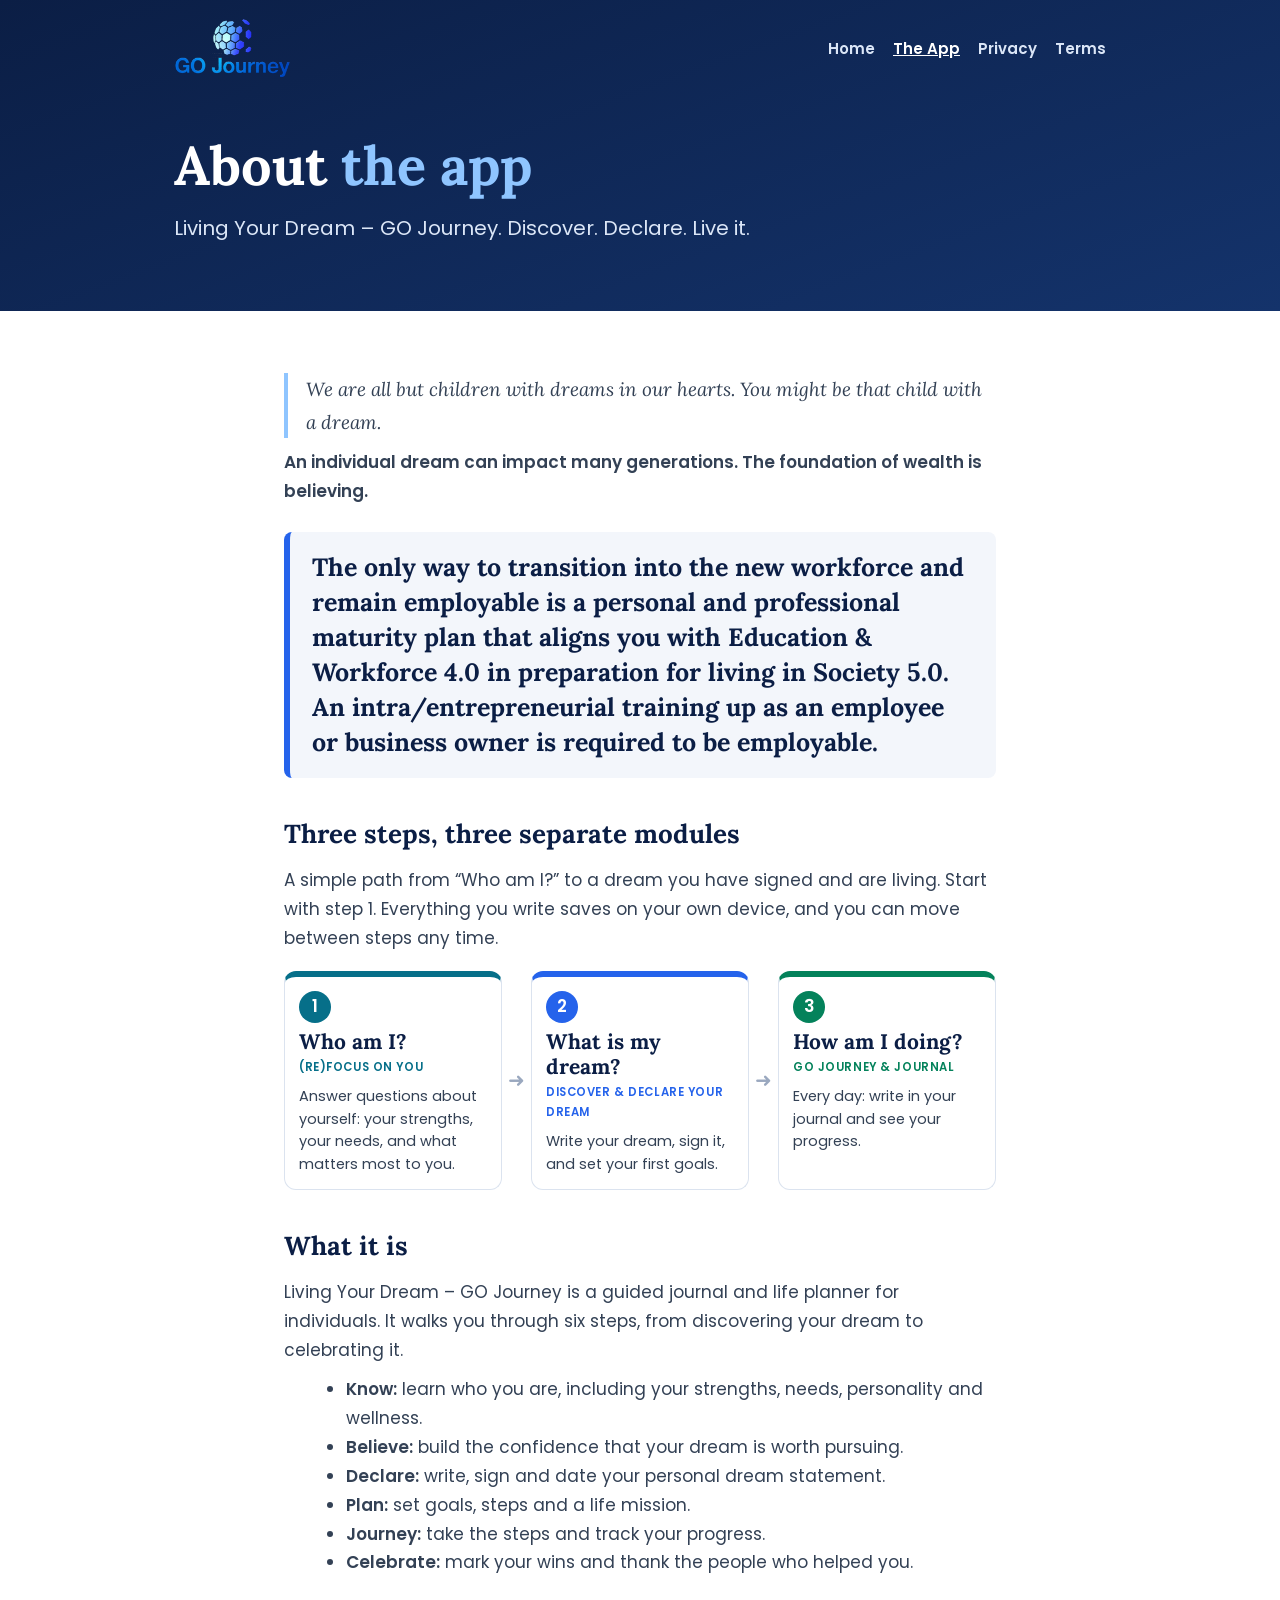
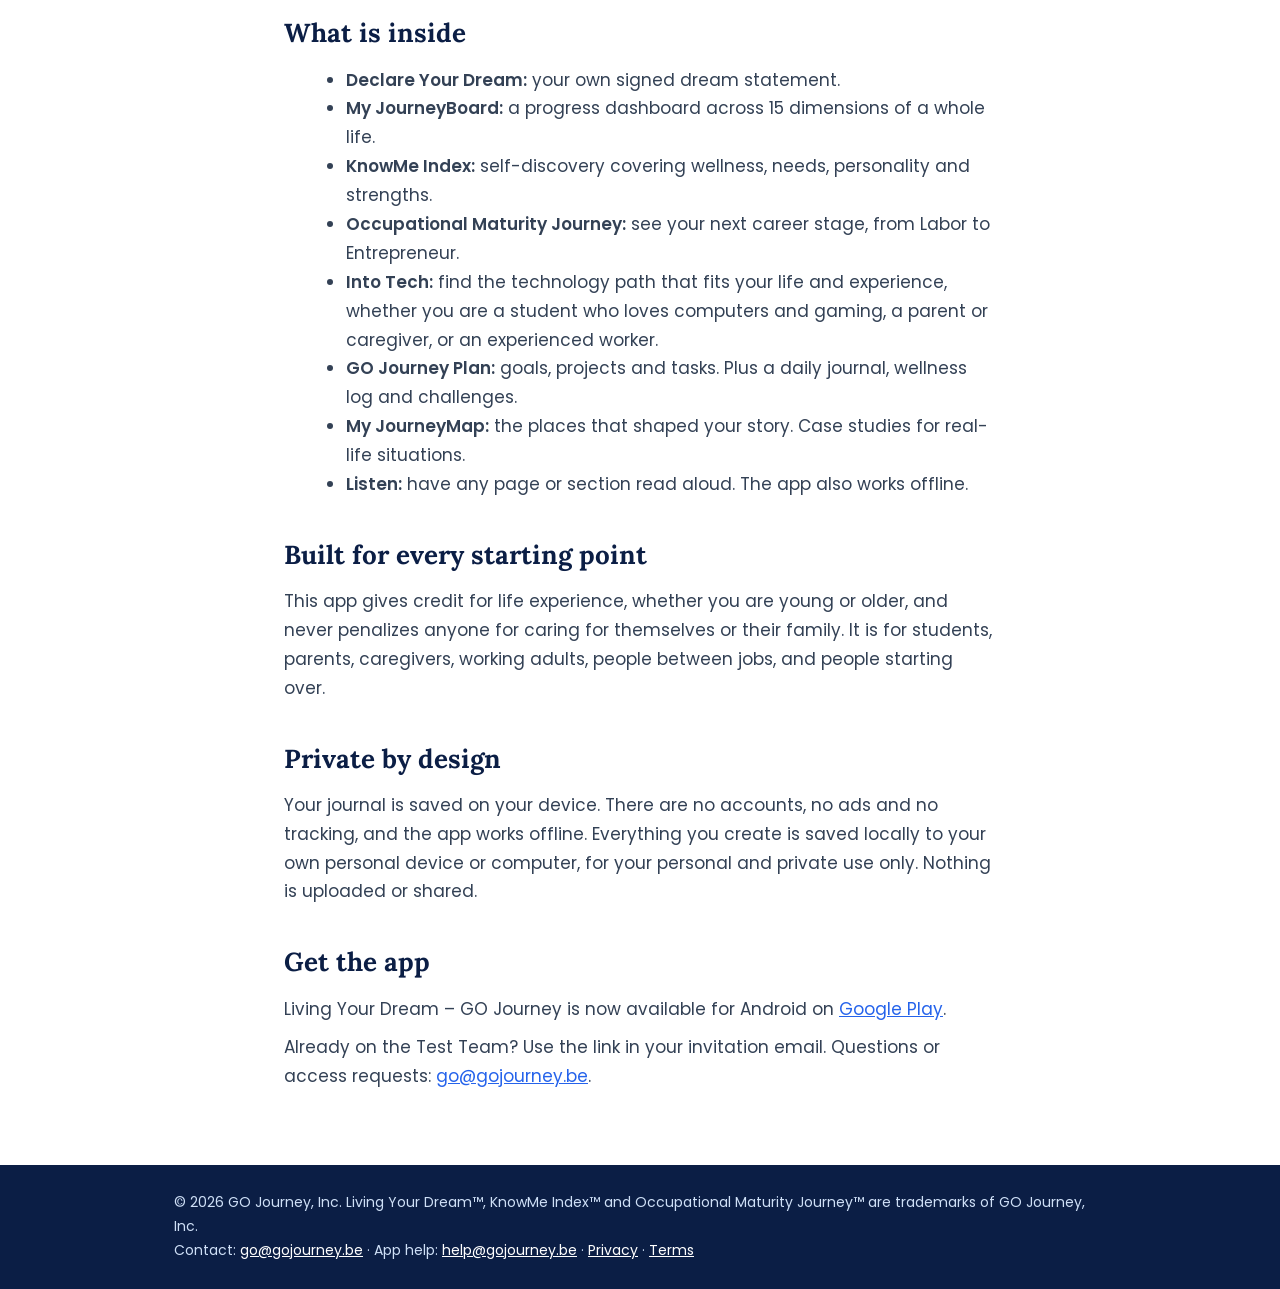
<file: about-the-app.html>
<!doctype html><html lang="en"><head><meta charset="utf-8"><meta name="viewport" content="width=device-width,initial-scale=1">
<title>About the app — Living Your Dream</title><meta name="description" content="GO Journey, Inc. — Living Your Dream. Discover. Declare. Live it."><link rel="icon" href="/favicon-32.png"><link rel="stylesheet" href="/style.css"></head><body>
<header><div class="bar"><a class="brand" href="/" aria-label="GO Journey, Inc. home"><img src="/logo-nobg.png" alt="GO Journey, Inc."></a><nav><a href="/">Home</a><a href="/about-the-app.html" aria-current="page">The App</a><a href="/privacy.html">Privacy</a><a href="/terms.html">Terms</a></nav></div><div class="hero"><h1>About <span>the app</span></h1><p>Living Your Dream – GO Journey. Discover. Declare. Live it.</p></div></header>
<main><div class="q" style="color:#334155;border-color:#8fc5ff">We are all but children with dreams in our hearts. You might be that child with a dream.</div><p><strong>An individual dream can impact many generations. The foundation of wealth is believing.</strong></p>
<div class="thesis">The only way to transition into the new workforce and remain employable is a personal and professional maturity plan that aligns you with Education &amp; Workforce 4.0 in preparation for living in Society 5.0. An intra/entrepreneurial training up as an employee or business owner is required to be employable.</div>
<h2>Three steps, three separate modules</h2><p>A simple path from &ldquo;Who am I?&rdquo; to a dream you have signed and are living. Start with step 1. Everything you write saves on your own device, and you can move between steps any time.</p>
<div class="path">
<div class="step" style="--mc:#066f89"><div class="step-n">1</div><div class="step-q">Who am I?</div><div class="step-name">(re)Focus on You</div><div class="step-d">Answer questions about yourself: your strengths, your needs, and what matters most to you.</div></div>
<div class="step-arrow" aria-hidden="true">&#10140;</div>
<div class="step" style="--mc:#2563eb"><div class="step-n">2</div><div class="step-q">What is my dream?</div><div class="step-name">Discover &amp; Declare Your Dream</div><div class="step-d">Write your dream, sign it, and set your first goals.</div></div>
<div class="step-arrow" aria-hidden="true">&#10140;</div>
<div class="step" style="--mc:#04825b"><div class="step-n">3</div><div class="step-q">How am I doing?</div><div class="step-name">GO Journey &amp; Journal</div><div class="step-d">Every day: write in your journal and see your progress.</div></div>
</div>
<h2>What it is</h2><p>Living Your Dream – GO Journey is a guided journal and life planner for individuals. It walks you through six steps, from discovering your dream to celebrating it.</p>
<ul><li><strong>Know:</strong> learn who you are, including your strengths, needs, personality and wellness.</li><li><strong>Believe:</strong> build the confidence that your dream is worth pursuing.</li><li><strong>Declare:</strong> write, sign and date your personal dream statement.</li><li><strong>Plan:</strong> set goals, steps and a life mission.</li><li><strong>Journey:</strong> take the steps and track your progress.</li><li><strong>Celebrate:</strong> mark your wins and thank the people who helped you.</li></ul>
<h2>What is inside</h2><ul><li><strong>Declare Your Dream:</strong> your own signed dream statement.</li><li><strong>My JourneyBoard:</strong> a progress dashboard across 15 dimensions of a whole life.</li><li><strong>KnowMe Index:</strong> self-discovery covering wellness, needs, personality and strengths.</li><li><strong>Occupational Maturity Journey:</strong> see your next career stage, from Labor to Entrepreneur.</li><li><strong>Into Tech:</strong> find the technology path that fits your life and experience, whether you are a student who loves computers and gaming, a parent or caregiver, or an experienced worker.</li><li><strong>GO Journey Plan:</strong> goals, projects and tasks. Plus a daily journal, wellness log and challenges.</li><li><strong>My JourneyMap:</strong> the places that shaped your story. Case studies for real-life situations.</li><li><strong>Listen:</strong> have any page or section read aloud. The app also works offline.</li></ul>
<h2>Built for every starting point</h2><p>This app gives credit for life experience, whether you are young or older, and never penalizes anyone for caring for themselves or their family. It is for students, parents, caregivers, working adults, people between jobs, and people starting over.</p>
<h2>Private by design</h2><p>Your journal is saved on your device. There are no accounts, no ads and no tracking, and the app works offline. Everything you create is saved locally to your own personal device or computer, for your personal and private use only. Nothing is uploaded or shared.</p>
<h2>Get the app</h2><p>Living Your Dream – GO Journey is now available for Android on <a href="https://play.google.com/store/apps/details?id=be.gojourney.journal">Google Play</a>.</p>
<p>Already on the Test Team? Use the link in your invitation email. Questions or access requests: <a href="mailto:go@gojourney.be">go@gojourney.be</a>.</p></main>
<footer><div>© 2026 GO Journey, Inc. Living Your Dream™, KnowMe Index™ and Occupational Maturity Journey™ are trademarks of GO Journey, Inc.<br>Contact: <a href="mailto:go@gojourney.be">go@gojourney.be</a> · App help: <a href="mailto:help@gojourney.be">help@gojourney.be</a> · <a href="/privacy.html">Privacy</a> · <a href="/terms.html">Terms</a></div></footer></body></html>
</file>
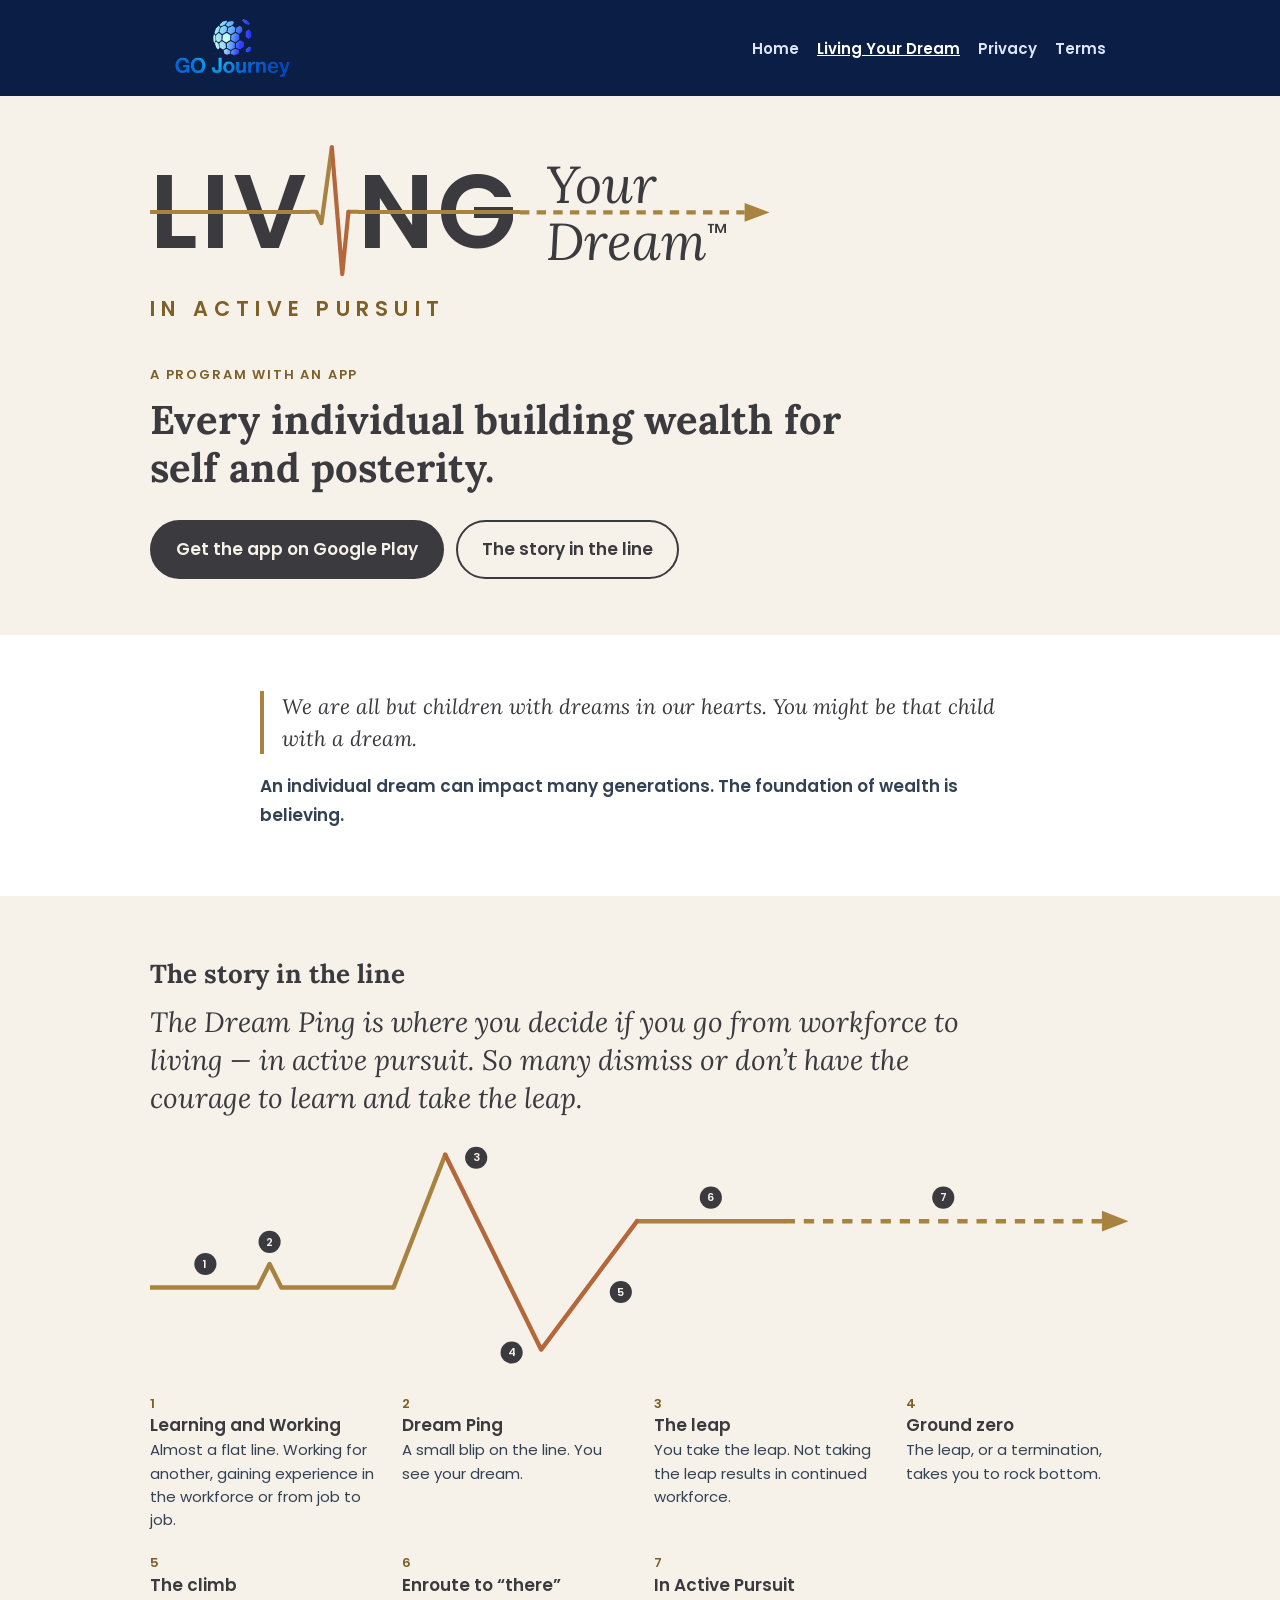
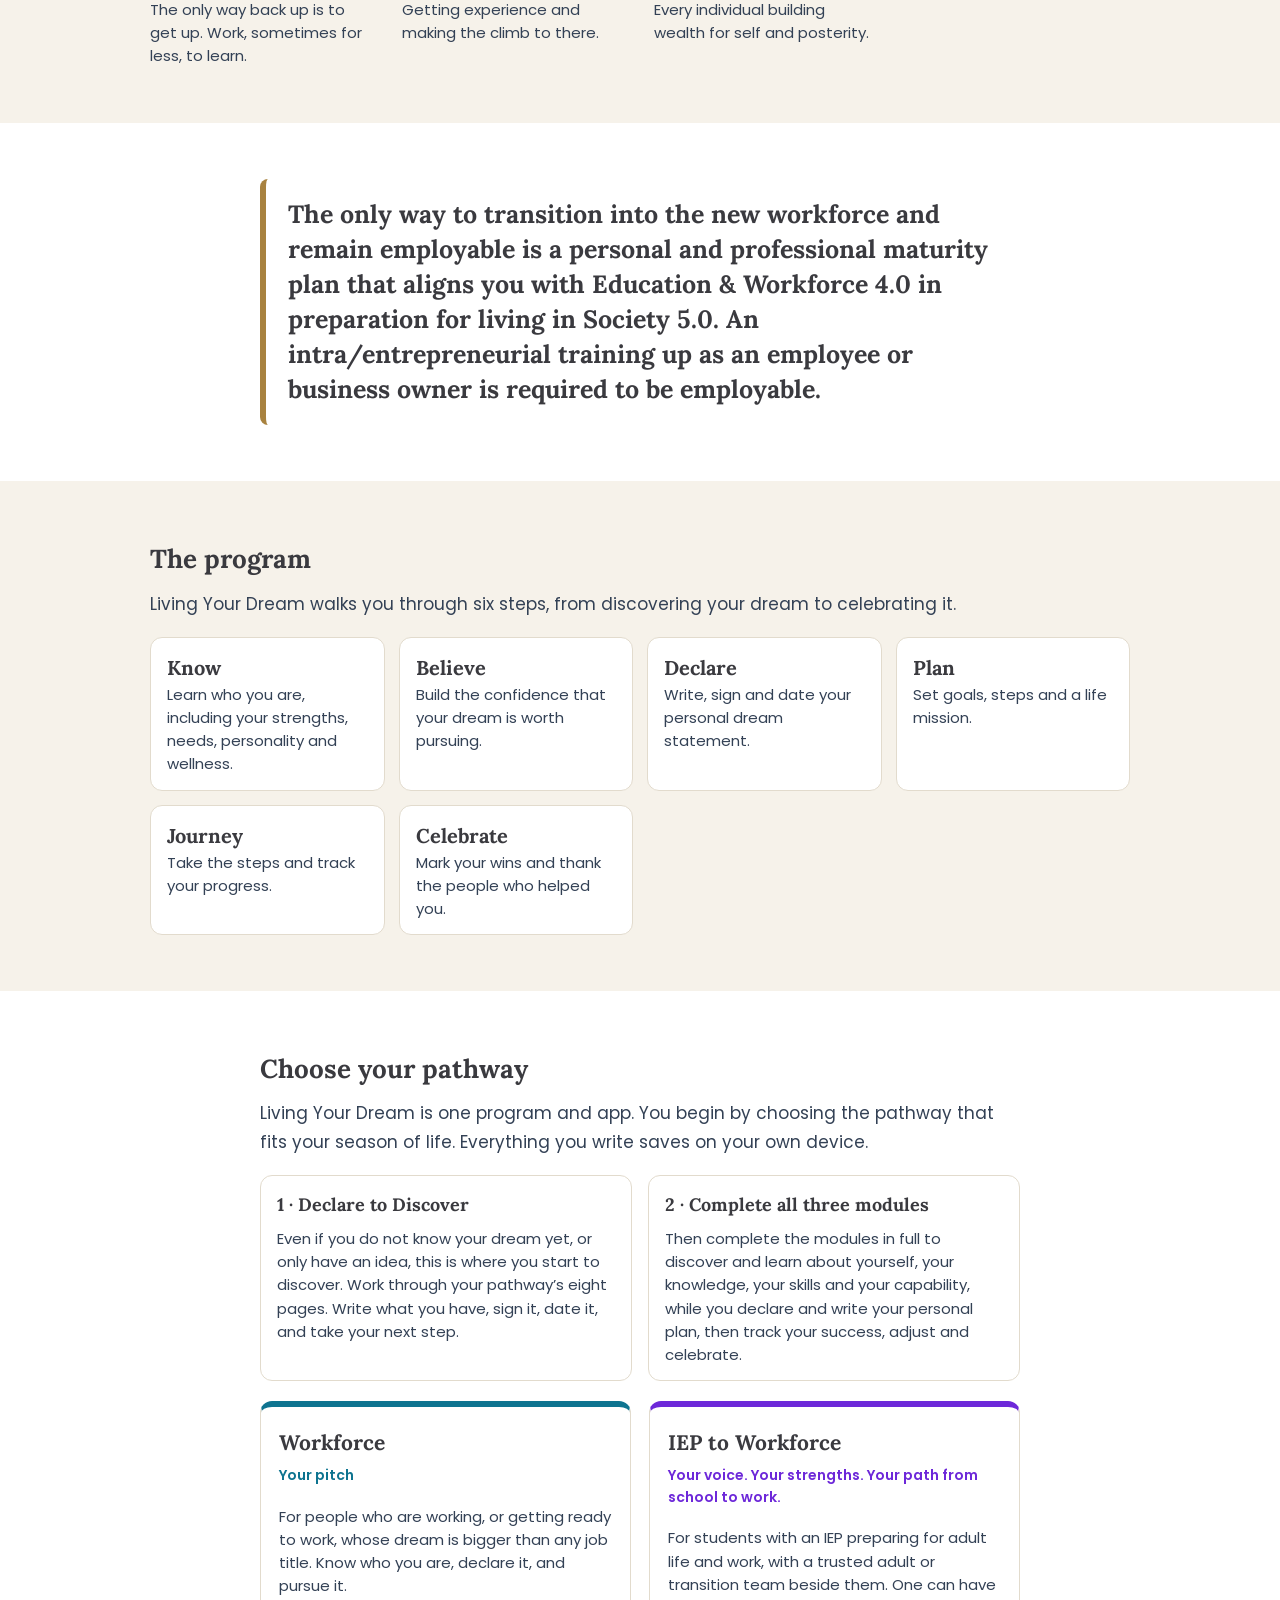
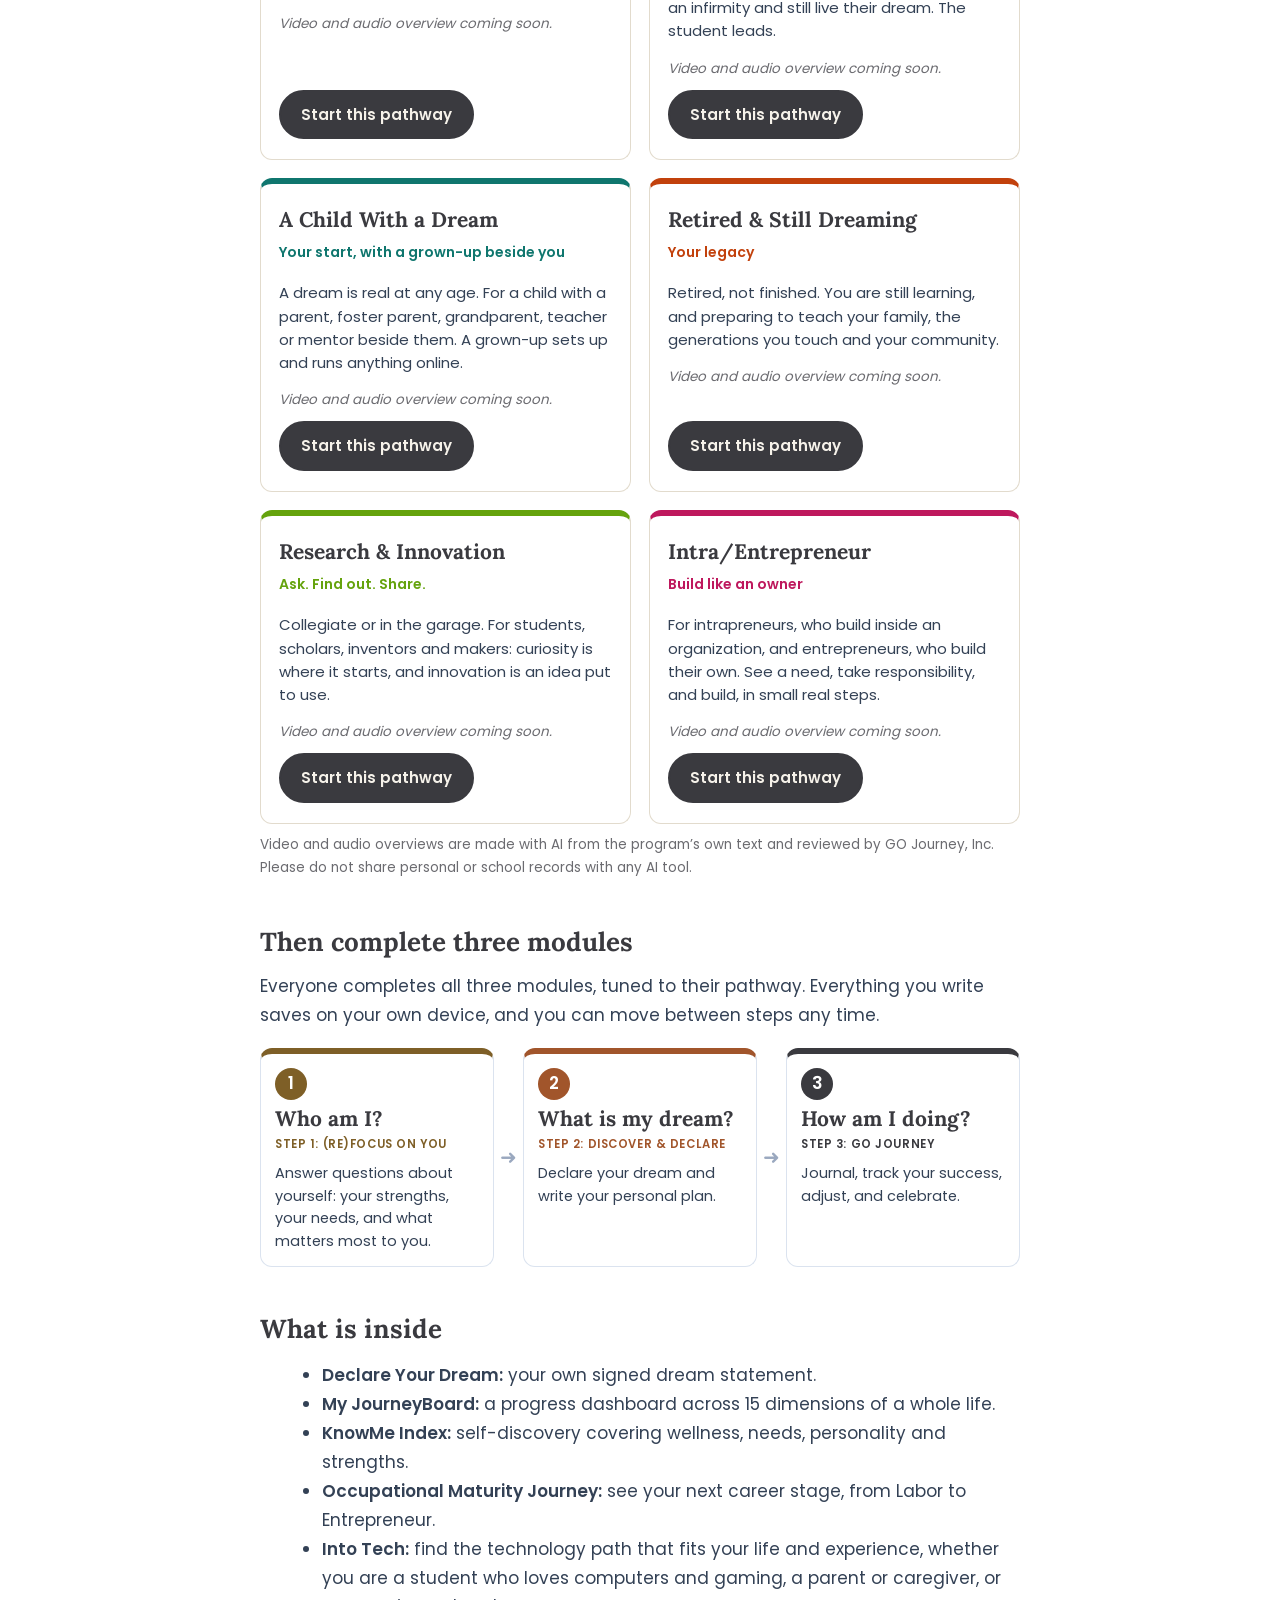
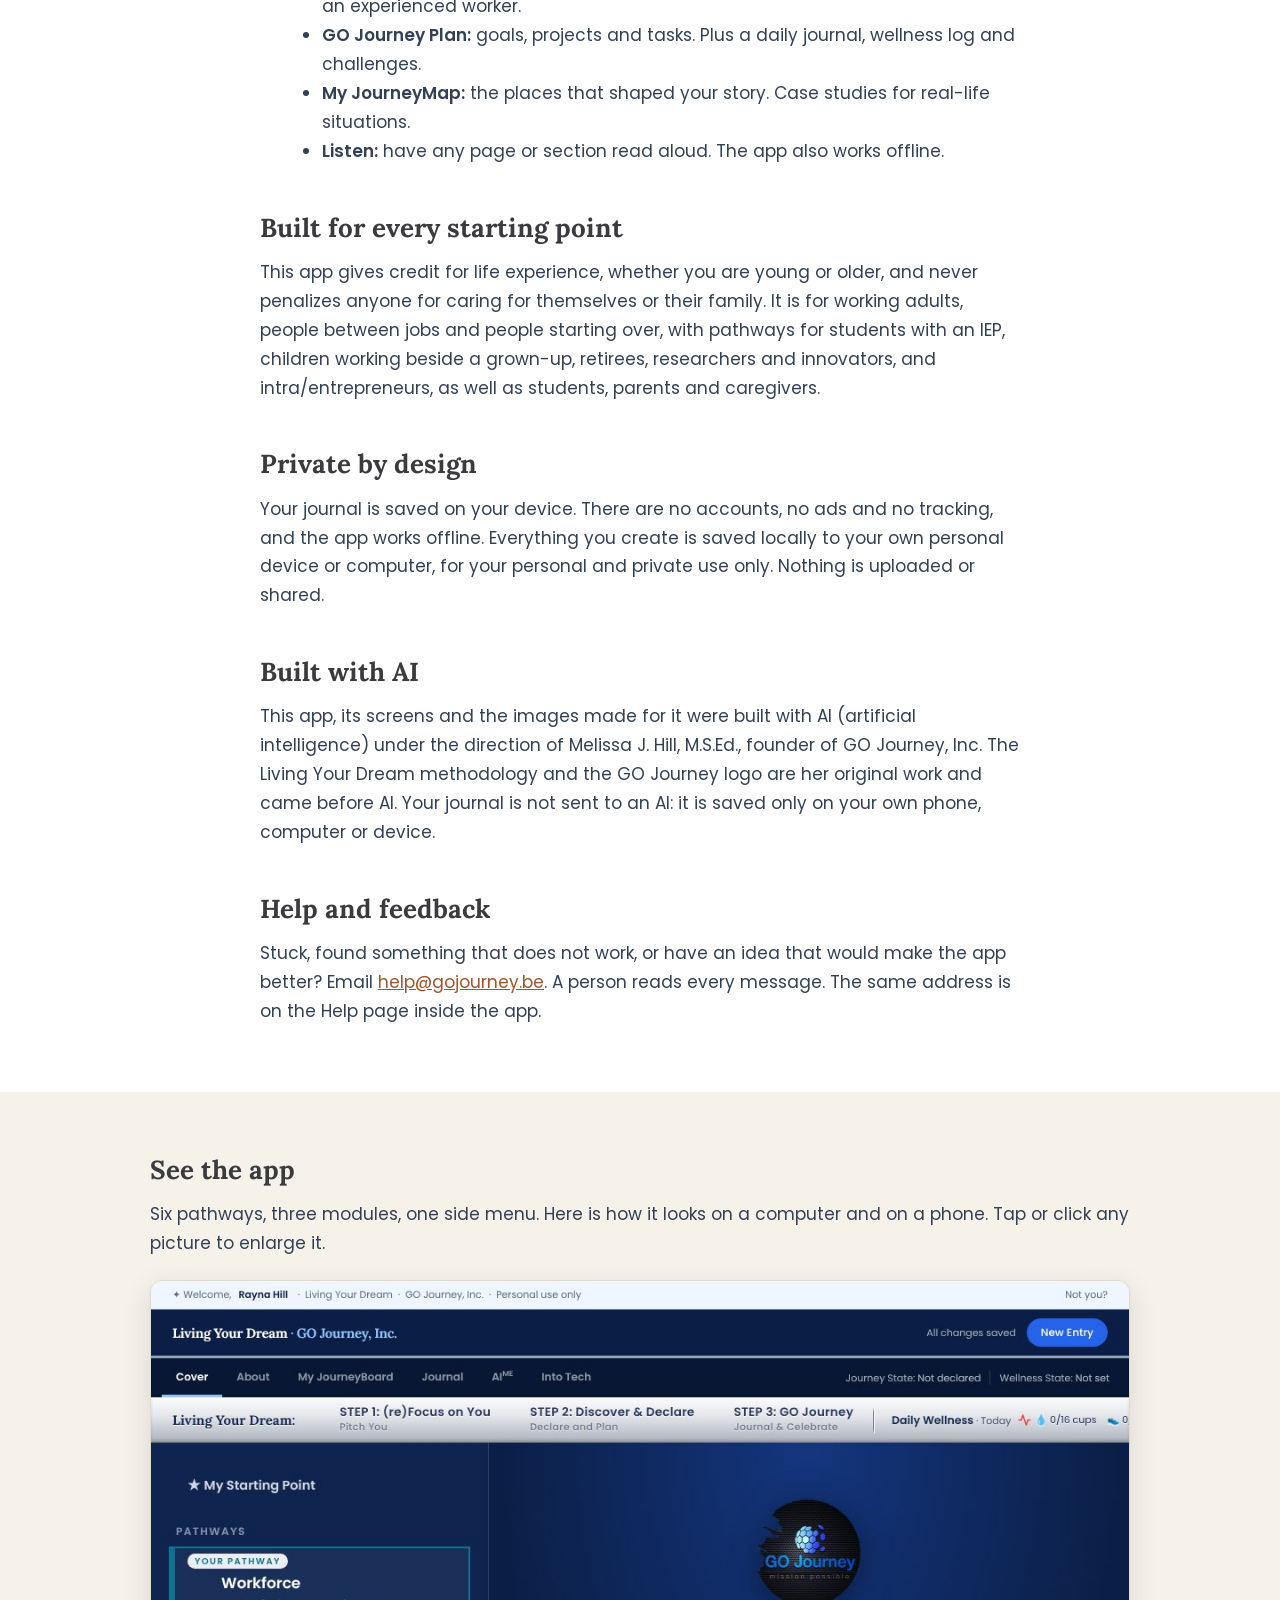
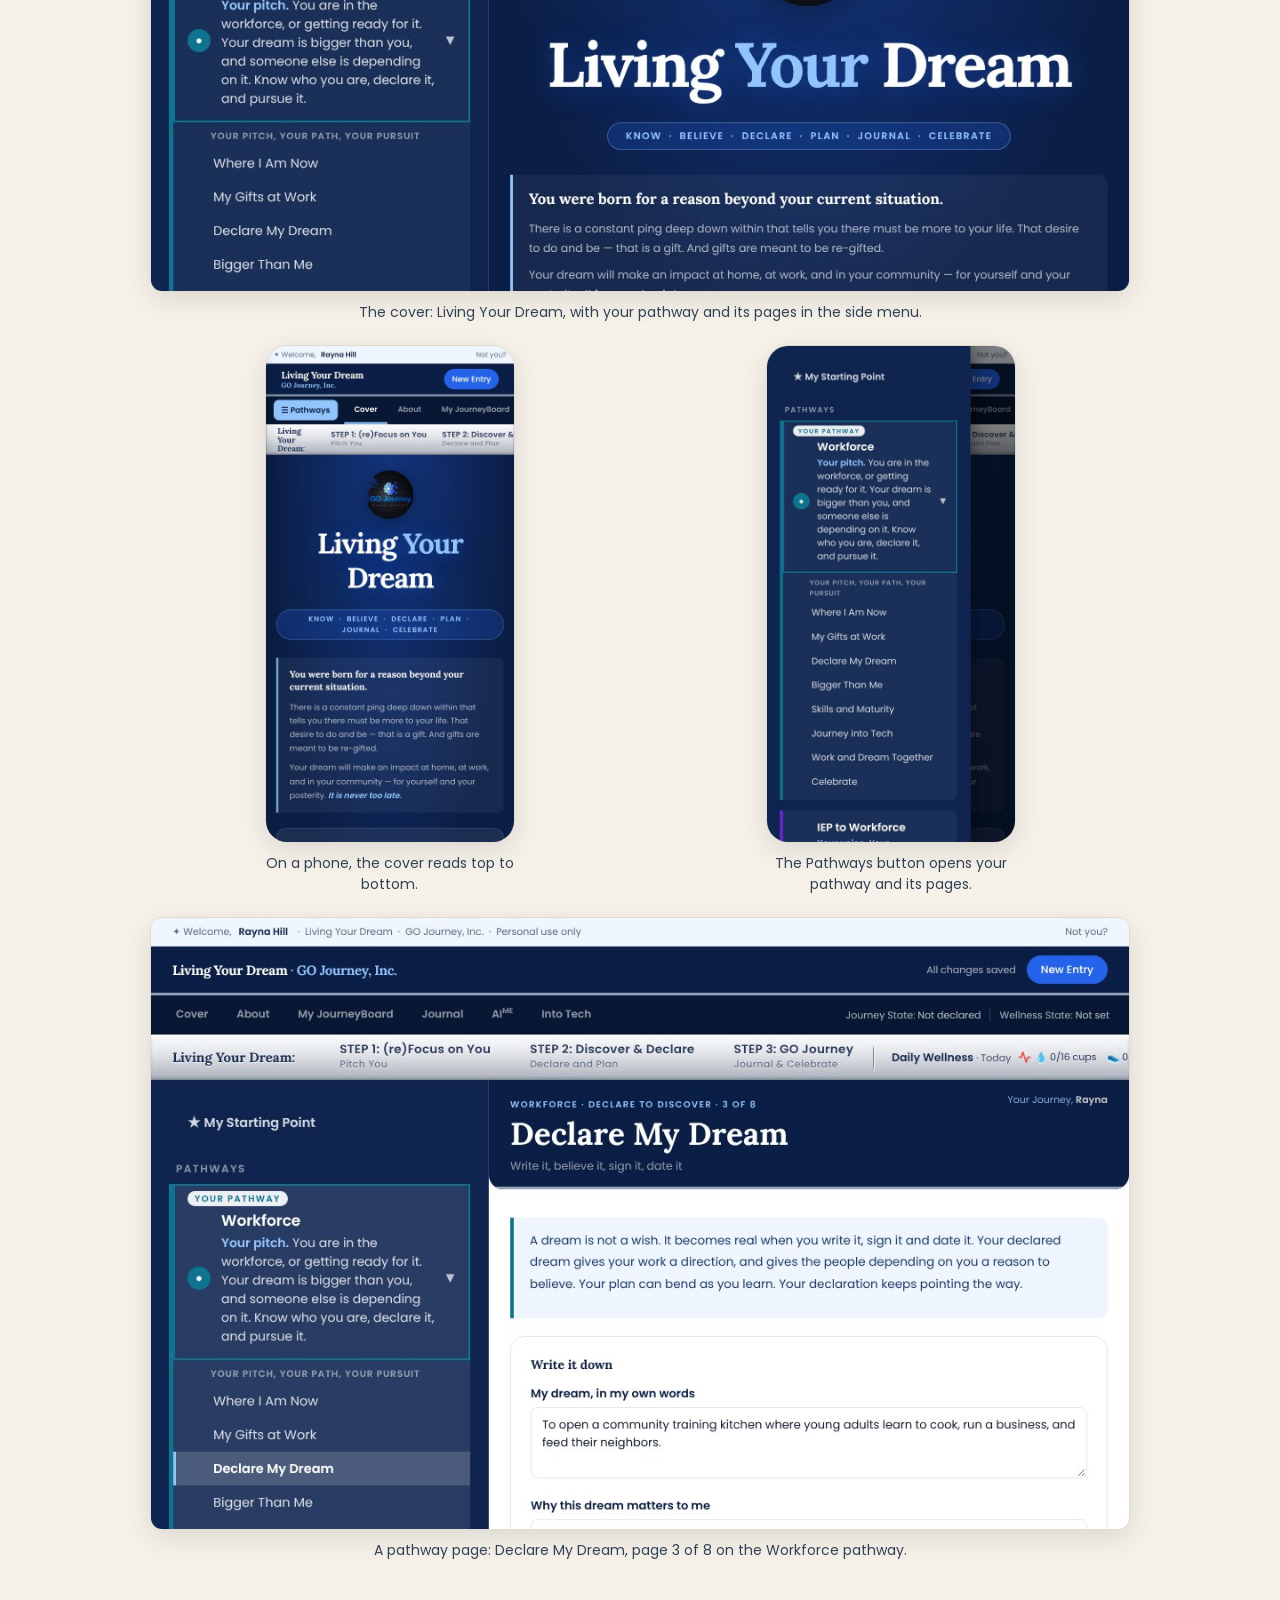
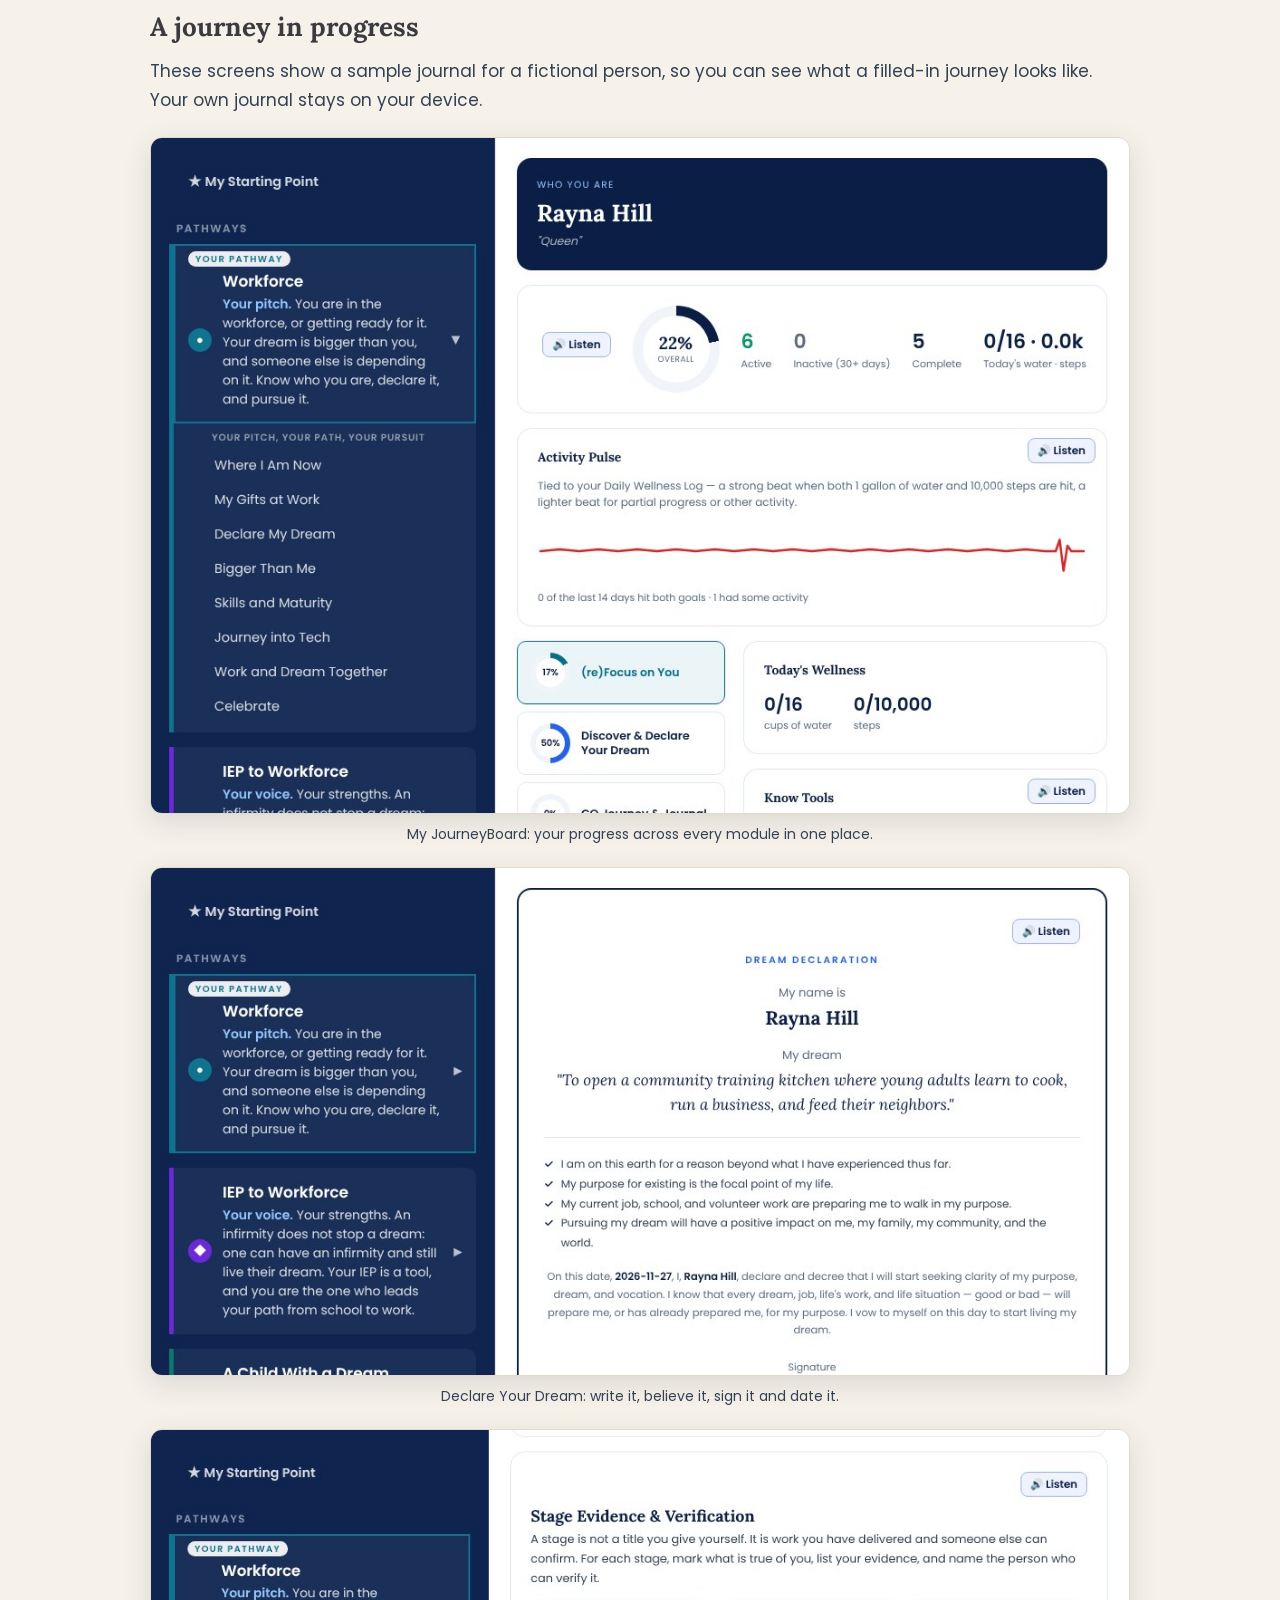
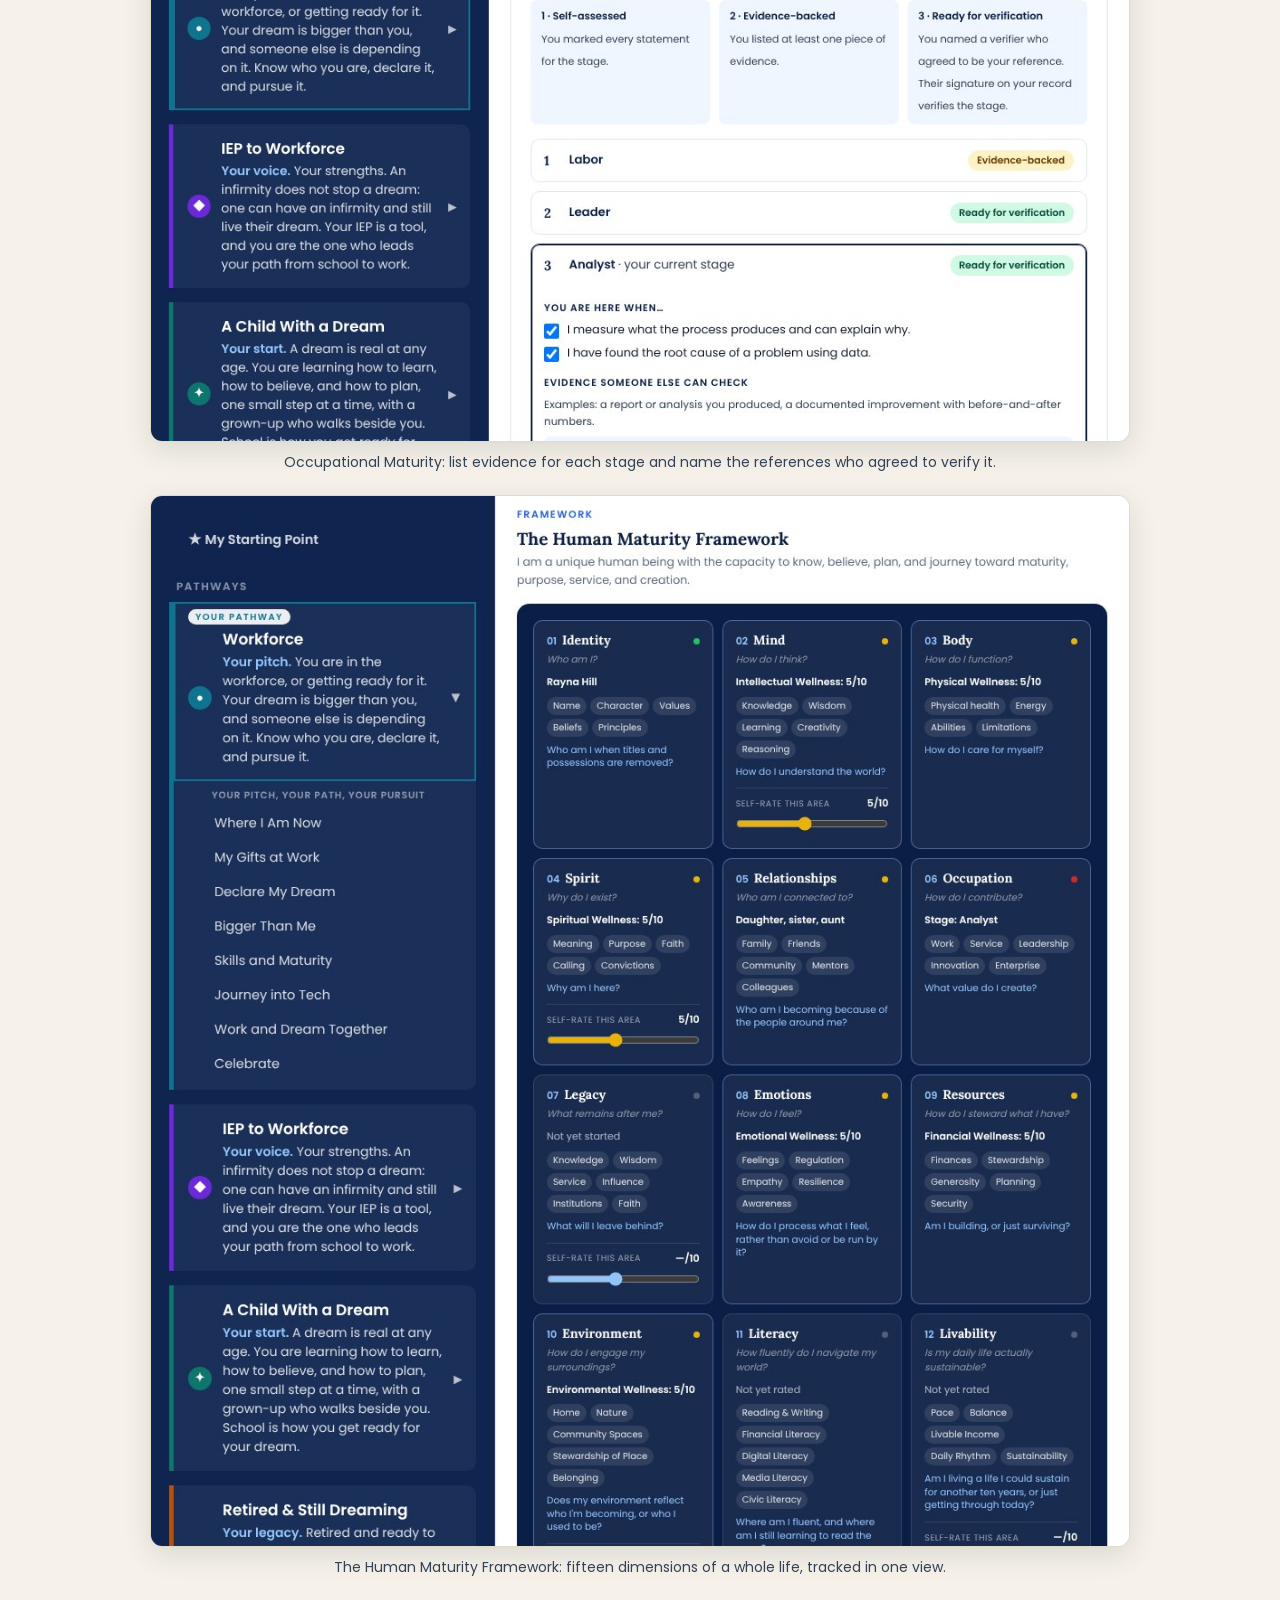
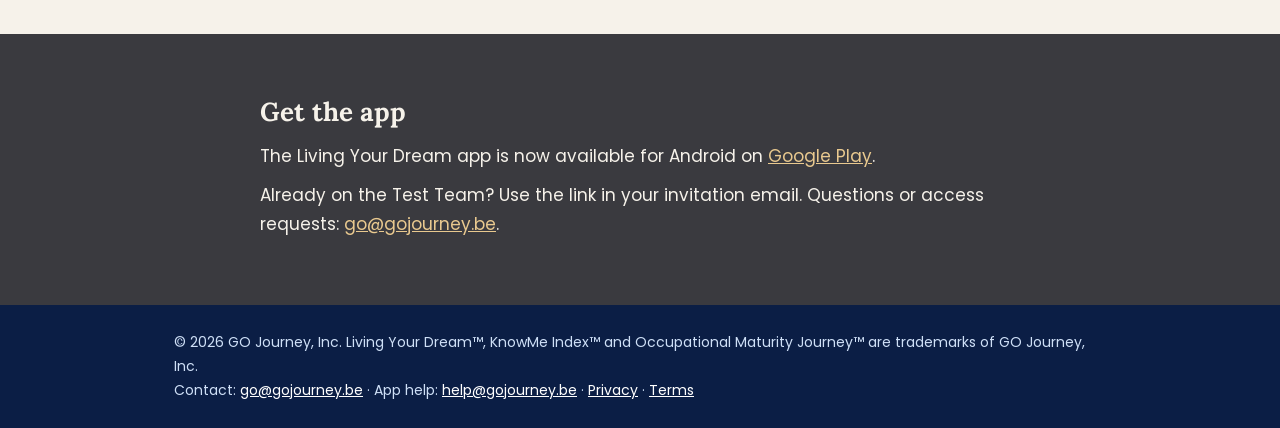
<file: living-your-dream.html>
<!doctype html><html lang="en"><head><meta charset="utf-8"><meta name="viewport" content="width=device-width,initial-scale=1">
<title>Living Your Dream — a program with an app | GO Journey, Inc.</title><meta name="description" content="Living Your Dream, in active pursuit. A program with an app from GO Journey, Inc. Every individual building wealth for self and posterity."><link rel="icon" href="/favicon-32.png"><link rel="stylesheet" href="/style.css"><link rel="stylesheet" href="/lyd.css"></head><body>
<header class="lyd-top"><div class="bar"><a class="brand" href="/" aria-label="GO Journey, Inc. home"><img src="/logo-nobg.png" alt="GO Journey, Inc."></a><nav><a href="/">Home</a><a href="/living-your-dream.html" aria-current="page">Living Your Dream</a><a href="/privacy.html">Privacy</a><a href="/terms.html">Terms</a></nav></div></header>
<main class="lyd">
<section class="lyd-hero"><div class="in">
<h1 class="sr">Living Your Dream: in active pursuit</h1>
<div class="lg" aria-hidden="true">
<div class="lg-row"><span class="lg-t">LIV</span><svg class="lg-s" viewBox="0 -18 46 136"><path d="M0 50H6L11 61 21 -12"/><path d="M37 50H46"/><path class="o" d="M21 -12 31 110 37 50"/></svg><span class="lg-t">NG</span><svg class="lg-tail" viewBox="0 0 240 20"><path class="ln" d="M0 10H216"/><path class="ah" d="M216 1 240 10 216 19Z"/></svg><span class="lg-w lg-your"><span>Your</span></span><span class="lg-w lg-dream"><span>Dream<span class="lg-tm">™</span></span></span></div>
<div class="lg-tag">In active pursuit</div>
</div>
<p class="lyd-kicker">A program with an app</p>
<p class="lyd-promise">Every individual building wealth for self and posterity.</p>
<div class="lyd-btns"><a class="btn" href="https://play.google.com/store/apps/details?id=be.gojourney.journal">Get the app on Google Play</a><a class="btn ghost" href="#story">The story in the line</a></div>
</div></section>

<section class="band"><div class="in">
<p class="lyd-q">We are all but children with dreams in our hearts. You might be that child with a dream.</p>
<p><strong>An individual dream can impact many generations. The foundation of wealth is believing.</strong></p>
</div></section>

<section class="band cream wide" id="story"><div class="in">
<h2>The story in the line</h2>
<p class="story-h">The Dream Ping is where you decide if you go from workforce to living &mdash; in active pursuit. So many dismiss or don&rsquo;t have the courage to learn and take the leap.</p>
<div class="story-scroll"><svg class="story-svg" viewBox="0 0 1328 310" role="img" aria-label="The Living Your Dream line: a low flat line with a small blip, the Dream Ping, then the leap as the highest point, a fall to ground zero, a climb to a higher level, then a dotted arrow forward">
<path class="g" d="M0 200H146L162 168 178 200H330L400 20"/><path class="g" d="M660 110H860"/><path class="g dash" d="M860 110H1290"/><path class="o" d="M400 20 530 284 660 110"/><path class="ah" d="M1290 96 1326 110 1290 124Z"/>
<circle class="d" cx="75" cy="168" r="15"/><text class="n" x="75" y="173">1</text><circle class="d" cx="162" cy="138" r="15"/><text class="n" x="162" y="143">2</text><circle class="d" cx="442" cy="24" r="15"/><text class="n" x="442" y="29">3</text><circle class="d" cx="490" cy="288" r="15"/><text class="n" x="490" y="293">4</text><circle class="d" cx="638" cy="206" r="15"/><text class="n" x="638" y="211">5</text><circle class="d" cx="760" cy="78" r="15"/><text class="n" x="760" y="83">6</text><circle class="d" cx="1075" cy="78" r="15"/><text class="n" x="1075" y="83">7</text>
</svg></div>
<ol class="stages">
<li><i>1</i><b>Learning and Working</b>Almost a flat line. Working for another, gaining experience in the workforce or from job to job.</li>
<li><i>2</i><b>Dream Ping</b>A small blip on the line. You see your dream.</li>
<li><i>3</i><b>The leap</b>You take the leap. Not taking the leap results in continued workforce.</li>
<li><i>4</i><b>Ground zero</b>The leap, or a termination, takes you to rock bottom.</li>
<li><i>5</i><b>The climb</b>The only way back up is to get up. Work, sometimes for less, to learn.</li>
<li><i>6</i><b>Enroute to &ldquo;there&rdquo;</b>Getting experience and making the climb to there.</li>
<li><i>7</i><b>In Active Pursuit</b>Every individual building wealth for self and posterity.</li>
</ol>
</div></section>

<section class="band"><div class="in">
<div class="thesis">The only way to transition into the new workforce and remain employable is a personal and professional maturity plan that aligns you with Education &amp; Workforce 4.0 in preparation for living in Society 5.0. An intra/entrepreneurial training up as an employee or business owner is required to be employable.</div>
</div></section>

<section class="band cream wide"><div class="in">
<h2>The program</h2><p>Living Your Dream walks you through six steps, from discovering your dream to celebrating it.</p>
<ul class="steps6"><li><b>Know</b>Learn who you are, including your strengths, needs, personality and wellness.</li><li><b>Believe</b>Build the confidence that your dream is worth pursuing.</li><li><b>Declare</b>Write, sign and date your personal dream statement.</li><li><b>Plan</b>Set goals, steps and a life mission.</li><li><b>Journey</b>Take the steps and track your progress.</li><li><b>Celebrate</b>Mark your wins and thank the people who helped you.</li></ul>
</div></section>

<section class="band"><div class="in">
<h2>Choose your pathway</h2><p>Living Your Dream is one program and app. You begin by choosing the pathway that fits your season of life. Everything you write saves on your own device.</p>
<div class="pw-how"><div><b>1 &middot; Declare to Discover</b><p>Even if you do not know your dream yet, or only have an idea, this is where you start to discover. Work through your pathway&rsquo;s eight pages. Write what you have, sign it, date it, and take your next step.</p></div><div><b>2 &middot; Complete all three modules</b><p>Then complete the modules in full to discover and learn about yourself, your knowledge, your skills and your capability, while you declare and write your personal plan, then track your success, adjust and celebrate.</p></div></div>
<div class="pw-grid">
<article class="pw" id="pw-workforce" style="--pc:#0e7490" data-video="" data-audio="">
<h3>Workforce</h3><p class="pw-tag">Your pitch</p><p>For people who are working, or getting ready to work, whose dream is bigger than any job title. Know who you are, declare it, and pursue it.</p>
<div class="pw-media" hidden></div>
<p class="pw-soon">Video and audio overview coming soon.</p>
<details class="pw-tr" hidden><summary>Read the transcript</summary><div class="pw-trx"></div></details>
<a class="btn pw-go" href="https://journal.gojourney.be/">Start this pathway</a>
</article>
<article class="pw" id="pw-iep" style="--pc:#6d28d9" data-video="" data-audio="">
<h3>IEP to Workforce</h3><p class="pw-tag">Your voice. Your strengths. Your path from school to work.</p><p>For students with an IEP preparing for adult life and work, with a trusted adult or transition team beside them. One can have an infirmity and still live their dream. The student leads.</p>
<div class="pw-media" hidden></div>
<p class="pw-soon">Video and audio overview coming soon.</p>
<details class="pw-tr" hidden><summary>Read the transcript</summary><div class="pw-trx"></div></details>
<a class="btn pw-go" href="https://journal.gojourney.be/">Start this pathway</a>
</article>
<article class="pw" id="pw-child" style="--pc:#0f766e" data-video="" data-audio="">
<h3>A Child With a Dream</h3><p class="pw-tag">Your start, with a grown-up beside you</p><p>A dream is real at any age. For a child with a parent, foster parent, grandparent, teacher or mentor beside them. A grown-up sets up and runs anything online.</p>
<div class="pw-media" hidden></div>
<p class="pw-soon">Video and audio overview coming soon.</p>
<details class="pw-tr" hidden><summary>Read the transcript</summary><div class="pw-trx"></div></details>
<a class="btn pw-go" href="https://journal.gojourney.be/">Start this pathway</a>
</article>
<article class="pw" id="pw-retired" style="--pc:#c2410c" data-video="" data-audio="">
<h3>Retired &amp; Still Dreaming</h3><p class="pw-tag">Your legacy</p><p>Retired, not finished. You are still learning, and preparing to teach your family, the generations you touch and your community.</p>
<div class="pw-media" hidden></div>
<p class="pw-soon">Video and audio overview coming soon.</p>
<details class="pw-tr" hidden><summary>Read the transcript</summary><div class="pw-trx"></div></details>
<a class="btn pw-go" href="https://journal.gojourney.be/">Start this pathway</a>
</article>
<article class="pw" id="pw-research" style="--pc:#65a30d" data-video="" data-audio="">
<h3>Research &amp; Innovation</h3><p class="pw-tag">Ask. Find out. Share.</p><p>Collegiate or in the garage. For students, scholars, inventors and makers: curiosity is where it starts, and innovation is an idea put to use.</p>
<div class="pw-media" hidden></div>
<p class="pw-soon">Video and audio overview coming soon.</p>
<details class="pw-tr" hidden><summary>Read the transcript</summary><div class="pw-trx"></div></details>
<a class="btn pw-go" href="https://journal.gojourney.be/">Start this pathway</a>
</article>
<article class="pw" id="pw-entre" style="--pc:#be185d" data-video="" data-audio="">
<h3>Intra/Entrepreneur</h3><p class="pw-tag">Build like an owner</p><p>For intrapreneurs, who build inside an organization, and entrepreneurs, who build their own. See a need, take responsibility, and build, in small real steps.</p>
<div class="pw-media" hidden></div>
<p class="pw-soon">Video and audio overview coming soon.</p>
<details class="pw-tr" hidden><summary>Read the transcript</summary><div class="pw-trx"></div></details>
<a class="btn pw-go" href="https://journal.gojourney.be/">Start this pathway</a>
</article>
</div>
<p class="pw-note">Video and audio overviews are made with AI from the program&rsquo;s own text and reviewed by GO Journey, Inc. Please do not share personal or school records with any AI tool.</p>
<h2 style="margin-top:40px">Then complete three modules</h2><p>Everyone completes all three modules, tuned to their pathway. Everything you write saves on your own device, and you can move between steps any time.</p>
<div class="path">
<div class="step" style="--mc:#7E5F27"><div class="step-n">1</div><div class="step-q">Who am I?</div><div class="step-name">STEP 1: (re)Focus on You</div><div class="step-d">Answer questions about yourself: your strengths, your needs, and what matters most to you.</div></div>
<div class="step-arrow" aria-hidden="true">&#10140;</div>
<div class="step" style="--mc:#A1552B"><div class="step-n">2</div><div class="step-q">What is my dream?</div><div class="step-name">STEP 2: Discover &amp; Declare</div><div class="step-d">Declare your dream and write your personal plan.</div></div>
<div class="step-arrow" aria-hidden="true">&#10140;</div>
<div class="step" style="--mc:#3A3A3F"><div class="step-n">3</div><div class="step-q">How am I doing?</div><div class="step-name">STEP 3: GO Journey</div><div class="step-d">Journal, track your success, adjust, and celebrate.</div></div>
</div>
<h2 style="margin-top:40px">What is inside</h2><ul><li><strong>Declare Your Dream:</strong> your own signed dream statement.</li><li><strong>My JourneyBoard:</strong> a progress dashboard across 15 dimensions of a whole life.</li><li><strong>KnowMe Index:</strong> self-discovery covering wellness, needs, personality and strengths.</li><li><strong>Occupational Maturity Journey:</strong> see your next career stage, from Labor to Entrepreneur.</li><li><strong>Into Tech:</strong> find the technology path that fits your life and experience, whether you are a student who loves computers and gaming, a parent or caregiver, or an experienced worker.</li><li><strong>GO Journey Plan:</strong> goals, projects and tasks. Plus a daily journal, wellness log and challenges.</li><li><strong>My JourneyMap:</strong> the places that shaped your story. Case studies for real-life situations.</li><li><strong>Listen:</strong> have any page or section read aloud. The app also works offline.</li></ul>
<h2 style="margin-top:40px">Built for every starting point</h2><p>This app gives credit for life experience, whether you are young or older, and never penalizes anyone for caring for themselves or their family. It is for working adults, people between jobs and people starting over, with pathways for students with an IEP, children working beside a grown-up, retirees, researchers and innovators, and intra/entrepreneurs, as well as students, parents and caregivers.</p>
<h2 style="margin-top:40px">Private by design</h2><p>Your journal is saved on your device. There are no accounts, no ads and no tracking, and the app works offline. Everything you create is saved locally to your own personal device or computer, for your personal and private use only. Nothing is uploaded or shared.</p>
<h2 style="margin-top:40px">Built with AI</h2><p>This app, its screens and the images made for it were built with AI (artificial intelligence) under the direction of Melissa J. Hill, M.S.Ed., founder of GO Journey, Inc. The Living Your Dream methodology and the GO Journey logo are her original work and came before AI. Your journal is not sent to an AI: it is saved only on your own phone, computer or device.</p>
<h2 style="margin-top:40px">Help and feedback</h2><p>Stuck, found something that does not work, or have an idea that would make the app better? Email <a href="mailto:help@gojourney.be">help@gojourney.be</a>. A person reads every message. The same address is on the Help page inside the app.</p>
</div></section>

<section class="band cream wide" id="see-the-app"><div class="in">
<h2>See the app</h2>
<p class="shots-lead">Six pathways, three modules, one side menu. Here is how it looks on a computer and on a phone. Tap or click any picture to enlarge it.</p>
<figure class="shot shot-wide"><a href="/shot-cover.jpg" target="_blank" rel="noopener"><img src="/shot-cover.jpg" width="1100" height="687" loading="lazy" alt="The Living Your Dream cover with the Workforce pathway and its pages open in the side menu."></a><figcaption>The cover: Living Your Dream, with your pathway and its pages in the side menu.</figcaption></figure>
<div class="shots-row">
<figure class="shot shot-phone"><a href="/shot-phone-cover.jpg" target="_blank" rel="noopener"><img src="/shot-phone-cover.jpg" width="520" height="1040" loading="lazy" alt="The cover on a phone, with the Pathways button."></a><figcaption>On a phone, the cover reads top to bottom.</figcaption></figure>
<figure class="shot shot-phone"><a href="/shot-phone-menu.jpg" target="_blank" rel="noopener"><img src="/shot-phone-menu.jpg" width="520" height="1040" loading="lazy" alt="The Pathways menu open on a phone, showing the Workforce pathway and its eight pages."></a><figcaption>The Pathways button opens your pathway and its pages.</figcaption></figure>
</div>
<figure class="shot shot-wide"><a href="/shot-menu.jpg" target="_blank" rel="noopener"><img src="/shot-menu.jpg" width="1100" height="687" loading="lazy" alt="The Declare My Dream page of the Workforce pathway with a dream written in, next to the side menu."></a><figcaption>A pathway page: Declare My Dream, page 3 of 8 on the Workforce pathway.</figcaption></figure>
<h2 style="margin-top:44px">A journey in progress</h2>
<p class="shots-lead">These screens show a sample journal for a fictional person, so you can see what a filled-in journey looks like. Your own journal stays on your device.</p>
<figure class="shot shot-wide"><a href="/shot-journeyboard.jpg" target="_blank" rel="noopener"><img src="/shot-journeyboard.jpg" width="1080" height="745" loading="lazy" alt="My JourneyBoard showing the person's name, overall progress, the Activity Pulse and the three modules with their completion."></a><figcaption>My JourneyBoard: your progress across every module in one place.</figcaption></figure>
<figure class="shot shot-wide"><a href="/shot-declare.jpg" target="_blank" rel="noopener"><img src="/shot-declare.jpg" width="1080" height="560" loading="lazy" alt="A signed Dream Declaration with the person's name, dream statement and signature."></a><figcaption>Declare Your Dream: write it, believe it, sign it and date it.</figcaption></figure>
<figure class="shot shot-wide"><a href="/shot-verification.jpg" target="_blank" rel="noopener"><img src="/shot-verification.jpg" width="1100" height="687" loading="lazy" alt="Stage Evidence and Verification on the Occupational Maturity page: each stage with its status, statements, evidence and a named reference."></a><figcaption>Occupational Maturity: list evidence for each stage and name the references who agreed to verify it.</figcaption></figure>
<figure class="shot shot-wide"><a href="/shot-framework.jpg" target="_blank" rel="noopener"><img src="/shot-framework.jpg" width="1080" height="1160" loading="lazy" alt="The Human Maturity Framework: fifteen dimensions of a whole life, each with its own progress."></a><figcaption>The Human Maturity Framework: fifteen dimensions of a whole life, tracked in one view.</figcaption></figure>
</div></section>

<section class="band dark"><div class="in">
<h2>Get the app</h2><p>The Living Your Dream app is now available for Android on <a href="https://play.google.com/store/apps/details?id=be.gojourney.journal" style="color:#E9C98F">Google Play</a>.</p>
<p>Already on the Test Team? Use the link in your invitation email. Questions or access requests: <a href="mailto:go@gojourney.be" style="color:#E9C98F">go@gojourney.be</a>.</p>
</div></section>
<script>
(function(){
  document.querySelectorAll('.pw').forEach(function(c){
    var v=(c.getAttribute('data-video')||'').trim(), a=(c.getAttribute('data-audio')||'').trim(), m=c.querySelector('.pw-media'), soon=c.querySelector('.pw-soon');
    if(!v && !a) return;
    if(v){ var f=document.createElement('iframe'); f.src='https://www.youtube-nocookie.com/embed/'+encodeURIComponent(v); f.title=c.querySelector('h3').textContent+' video overview'; f.setAttribute('allowfullscreen',''); f.loading='lazy'; m.appendChild(f); }
    if(a){ var au=document.createElement('audio'); au.controls=true; au.preload='none'; au.src=a; au.setAttribute('aria-label',c.querySelector('h3').textContent+' audio overview'); m.appendChild(au); }
    m.hidden=false; if(soon) soon.hidden=true;
    var trx=c.querySelector('.pw-trx'); if(trx && trx.textContent.trim()) c.querySelector('.pw-tr').hidden=false;
  });
})();
</script>
</main>
<footer><div>© 2026 GO Journey, Inc. Living Your Dream™, KnowMe Index™ and Occupational Maturity Journey™ are trademarks of GO Journey, Inc.<br>Contact: <a href="mailto:go@gojourney.be">go@gojourney.be</a> · App help: <a href="mailto:help@gojourney.be">help@gojourney.be</a> · <a href="/privacy.html">Privacy</a> · <a href="/terms.html">Terms</a></div></footer></body></html>
</file>
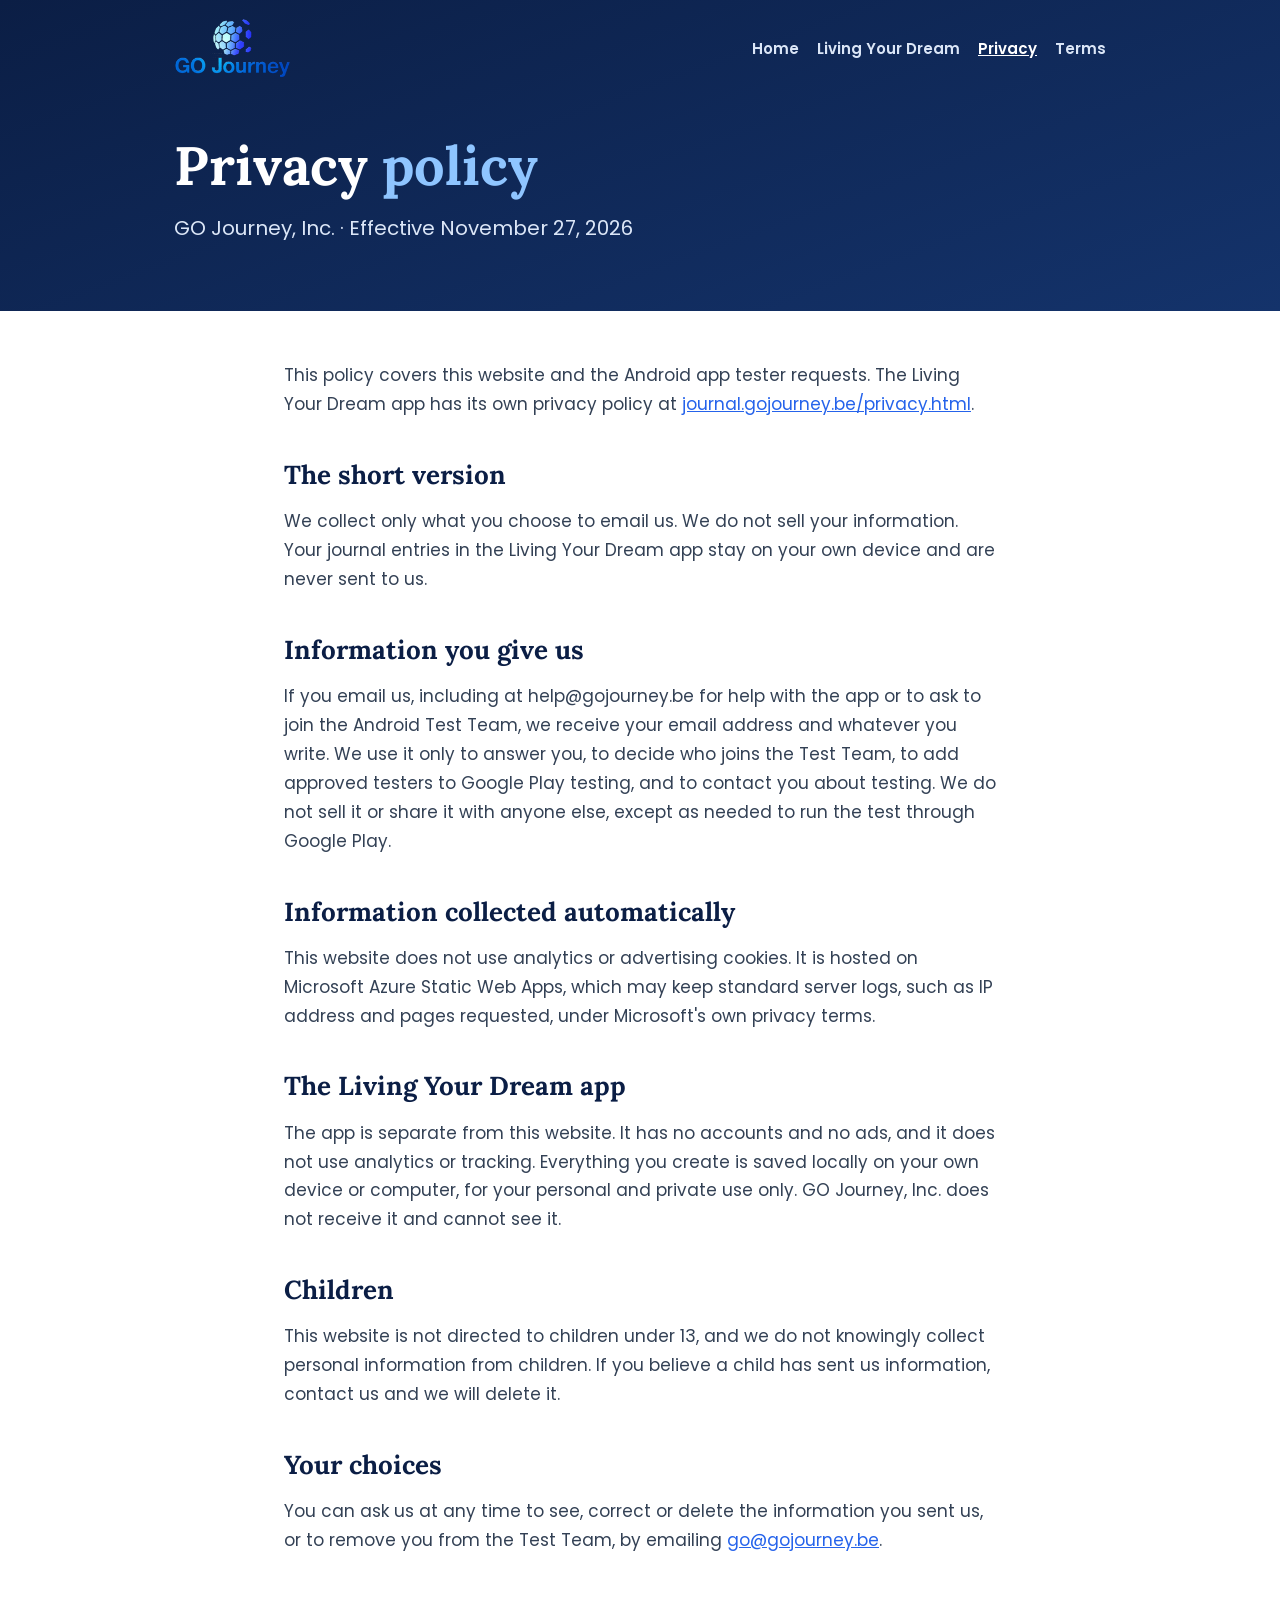
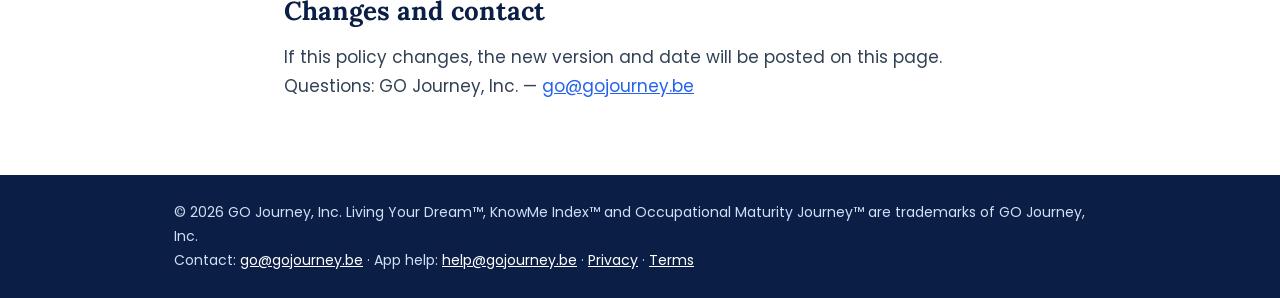
<file: privacy.html>
<!doctype html><html lang="en"><head><meta charset="utf-8"><meta name="viewport" content="width=device-width,initial-scale=1">
<title>Privacy policy — GO Journey, Inc.</title><meta name="description" content="GO Journey, Inc. — Living Your Dream. Discover. Declare. Live it."><link rel="icon" href="/favicon-32.png"><link rel="stylesheet" href="/style.css"></head><body>
<header><div class="bar"><a class="brand" href="/" aria-label="GO Journey, Inc. home"><img src="/logo-nobg.png" alt="GO Journey, Inc."></a><nav><a href="/">Home</a><a href="/living-your-dream.html">Living Your Dream</a><a href="/privacy.html" aria-current="page">Privacy</a><a href="/terms.html">Terms</a></nav></div><div class="hero"><h1>Privacy <span>policy</span></h1><p>GO Journey, Inc. · Effective November 27, 2026</p></div></header>
<main><p>This policy covers this website and the Android app tester requests. The Living Your Dream app has its own privacy policy at <a href="https://journal.gojourney.be/privacy.html">journal.gojourney.be/privacy.html</a>.</p>
<h2>The short version</h2><p>We collect only what you choose to email us. We do not sell your information. Your journal entries in the Living Your Dream app stay on your own device and are never sent to us.</p>
<h2>Information you give us</h2><p>If you email us, including at help@gojourney.be for help with the app or to ask to join the Android Test Team, we receive your email address and whatever you write. We use it only to answer you, to decide who joins the Test Team, to add approved testers to Google Play testing, and to contact you about testing. We do not sell it or share it with anyone else, except as needed to run the test through Google Play.</p>
<h2>Information collected automatically</h2><p>This website does not use analytics or advertising cookies. It is hosted on Microsoft Azure Static Web Apps, which may keep standard server logs, such as IP address and pages requested, under Microsoft's own privacy terms.</p>
<h2>The Living Your Dream app</h2><p>The app is separate from this website. It has no accounts and no ads, and it does not use analytics or tracking. Everything you create is saved locally on your own device or computer, for your personal and private use only. GO Journey, Inc. does not receive it and cannot see it.</p>
<h2>Children</h2><p>This website is not directed to children under 13, and we do not knowingly collect personal information from children. If you believe a child has sent us information, contact us and we will delete it.</p>
<h2>Your choices</h2><p>You can ask us at any time to see, correct or delete the information you sent us, or to remove you from the Test Team, by emailing <a href="mailto:go@gojourney.be">go@gojourney.be</a>.</p>
<h2>Changes and contact</h2><p>If this policy changes, the new version and date will be posted on this page. Questions: GO Journey, Inc. — <a href="mailto:go@gojourney.be">go@gojourney.be</a></p></main>
<footer><div>© 2026 GO Journey, Inc. Living Your Dream™, KnowMe Index™ and Occupational Maturity Journey™ are trademarks of GO Journey, Inc.<br>Contact: <a href="mailto:go@gojourney.be">go@gojourney.be</a> · App help: <a href="mailto:help@gojourney.be">help@gojourney.be</a> · <a href="/privacy.html">Privacy</a> · <a href="/terms.html">Terms</a></div></footer></body></html>
</file>
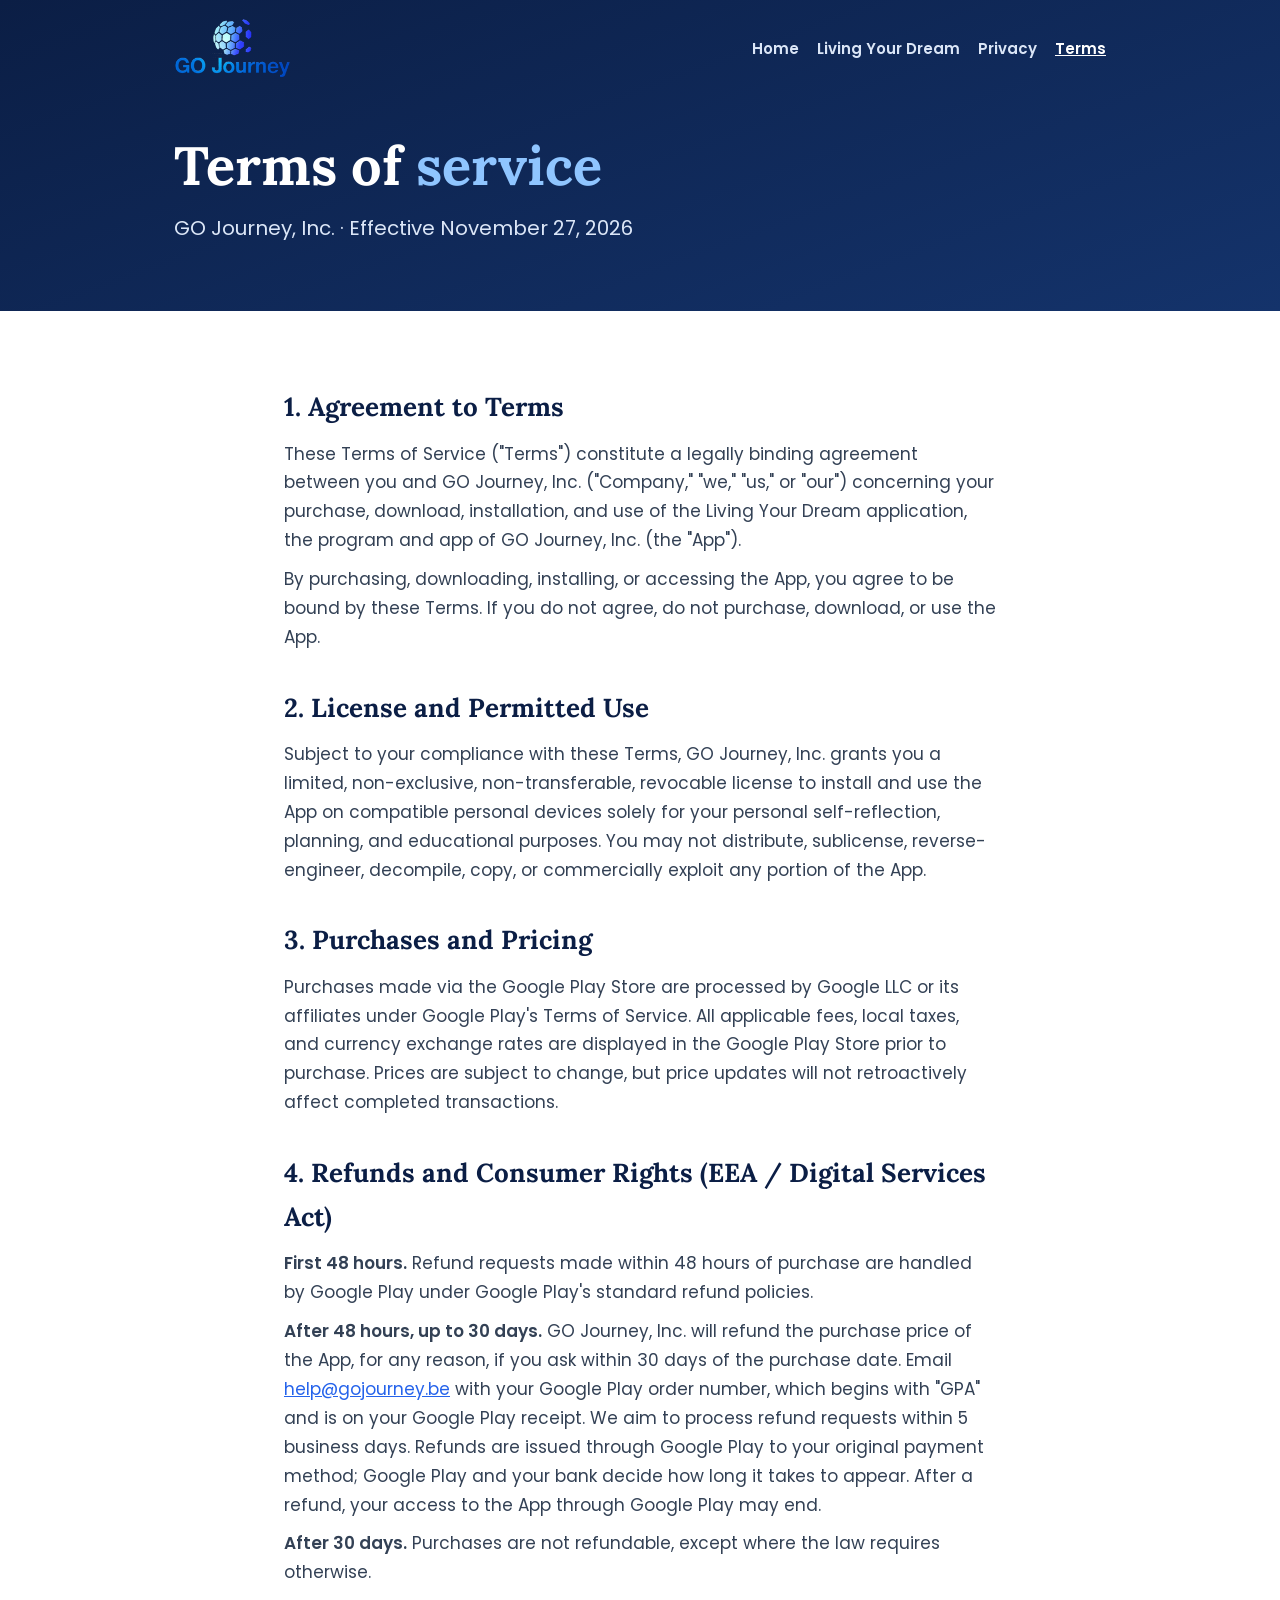
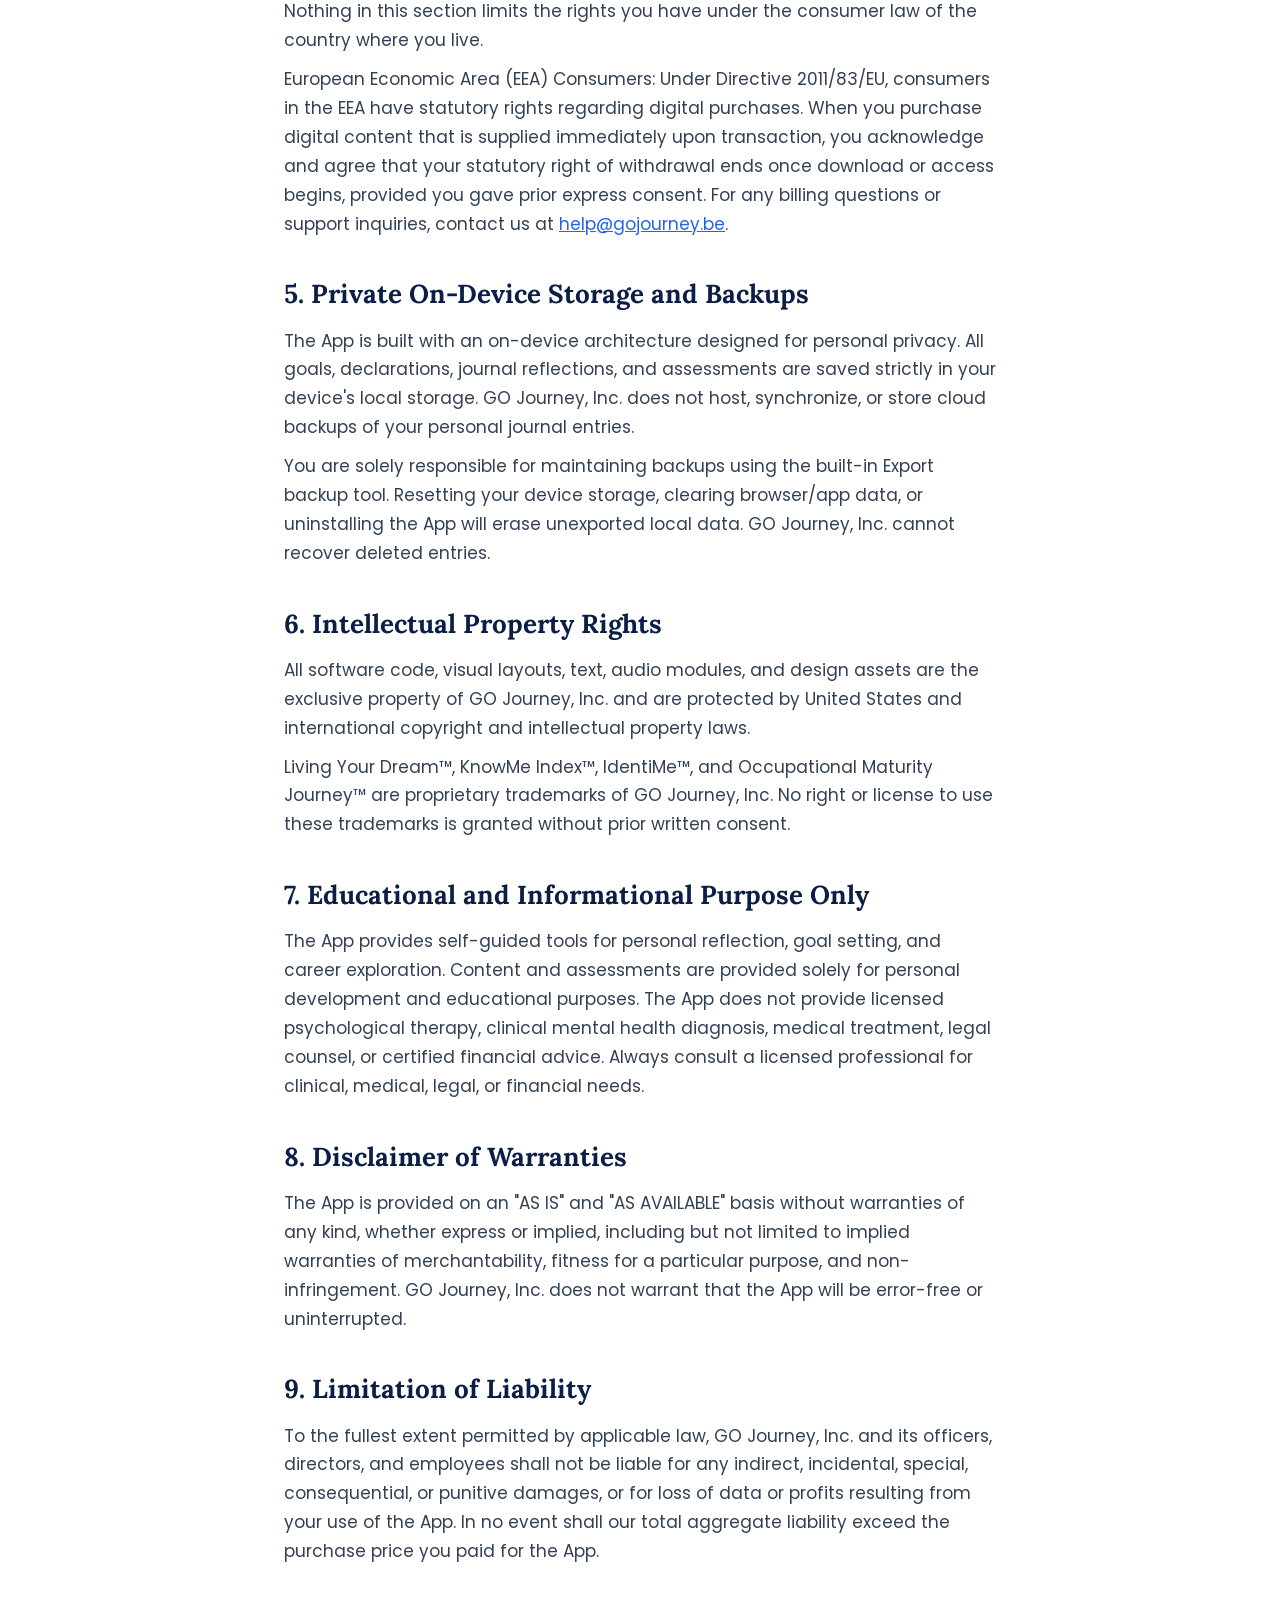
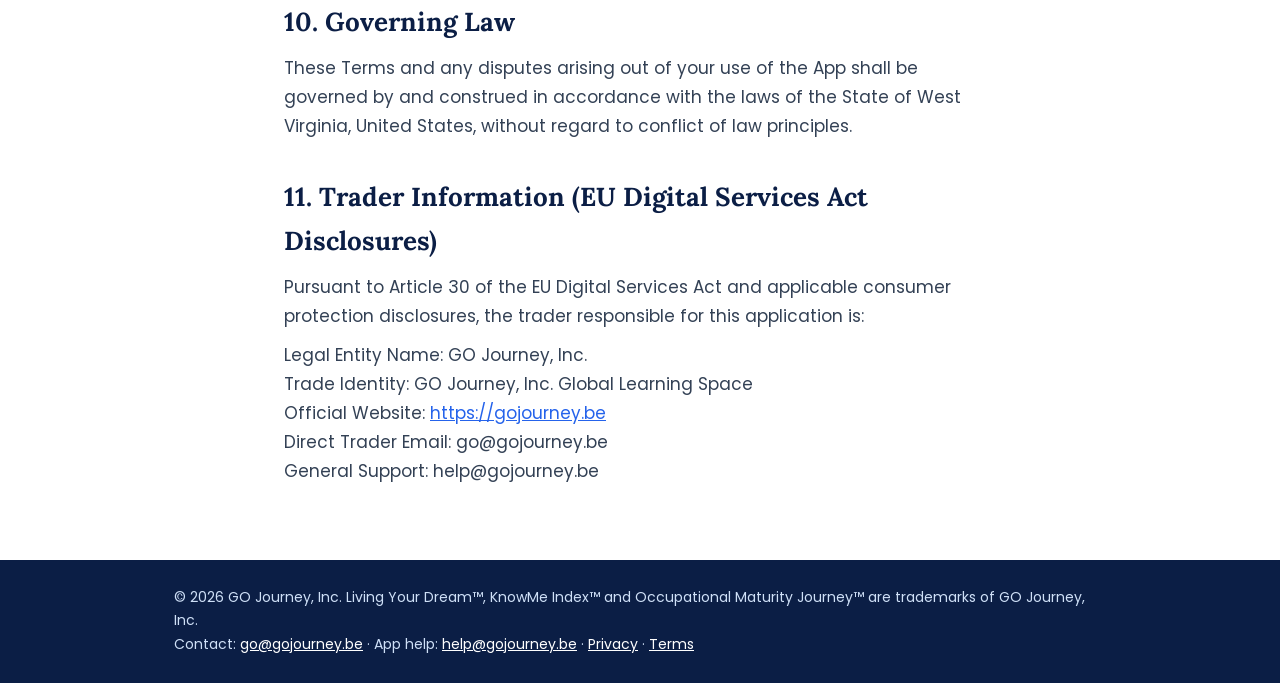
<file: terms.html>
<!doctype html><html lang="en"><head><meta charset="utf-8"><meta name="viewport" content="width=device-width,initial-scale=1">
<title>Terms of service — GO Journey, Inc.</title><meta name="description" content="GO Journey, Inc. — Living Your Dream. Discover. Declare. Live it."><link rel="icon" href="/favicon-32.png"><link rel="stylesheet" href="/style.css"></head><body>
<header><div class="bar"><a class="brand" href="/" aria-label="GO Journey, Inc. home"><img src="/logo-nobg.png" alt="GO Journey, Inc."></a><nav><a href="/">Home</a><a href="/living-your-dream.html">Living Your Dream</a><a href="/privacy.html">Privacy</a><a href="/terms.html" aria-current="page">Terms</a></nav></div><div class="hero"><h1>Terms of <span>service</span></h1><p>GO Journey, Inc. · Effective November 27, 2026</p></div></header>
<main><h2>1. Agreement to Terms</h2><p>These Terms of Service ("Terms") constitute a legally binding agreement between you and GO Journey, Inc. ("Company," "we," "us," or "our") concerning your purchase, download, installation, and use of the Living Your Dream application, the program and app of GO Journey, Inc. (the "App").</p><p>By purchasing, downloading, installing, or accessing the App, you agree to be bound by these Terms. If you do not agree, do not purchase, download, or use the App.</p>
<h2>2. License and Permitted Use</h2><p>Subject to your compliance with these Terms, GO Journey, Inc. grants you a limited, non-exclusive, non-transferable, revocable license to install and use the App on compatible personal devices solely for your personal self-reflection, planning, and educational purposes. You may not distribute, sublicense, reverse-engineer, decompile, copy, or commercially exploit any portion of the App.</p>
<h2>3. Purchases and Pricing</h2><p>Purchases made via the Google Play Store are processed by Google LLC or its affiliates under Google Play's Terms of Service. All applicable fees, local taxes, and currency exchange rates are displayed in the Google Play Store prior to purchase. Prices are subject to change, but price updates will not retroactively affect completed transactions.</p>
<h2>4. Refunds and Consumer Rights (EEA / Digital Services Act)</h2><p><strong>First 48 hours.</strong> Refund requests made within 48 hours of purchase are handled by Google Play under Google Play's standard refund policies.</p><p><strong>After 48 hours, up to 30 days.</strong> GO Journey, Inc. will refund the purchase price of the App, for any reason, if you ask within 30 days of the purchase date. Email <a href="mailto:help@gojourney.be">help@gojourney.be</a> with your Google Play order number, which begins with "GPA" and is on your Google Play receipt. We aim to process refund requests within 5 business days. Refunds are issued through Google Play to your original payment method; Google Play and your bank decide how long it takes to appear. After a refund, your access to the App through Google Play may end.</p><p><strong>After 30 days.</strong> Purchases are not refundable, except where the law requires otherwise.</p><p>Nothing in this section limits the rights you have under the consumer law of the country where you live.</p><p>European Economic Area (EEA) Consumers: Under Directive 2011/83/EU, consumers in the EEA have statutory rights regarding digital purchases. When you purchase digital content that is supplied immediately upon transaction, you acknowledge and agree that your statutory right of withdrawal ends once download or access begins, provided you gave prior express consent. For any billing questions or support inquiries, contact us at <a href="mailto:help@gojourney.be">help@gojourney.be</a>.</p> <h2>5. Private On-Device Storage and Backups</h2><p>The App is built with an on-device architecture designed for personal privacy. All goals, declarations, journal reflections, and assessments are saved strictly in your device's local storage. GO Journey, Inc. does not host, synchronize, or store cloud backups of your personal journal entries.</p><p>You are solely responsible for maintaining backups using the built-in Export backup tool. Resetting your device storage, clearing browser/app data, or uninstalling the App will erase unexported local data. GO Journey, Inc. cannot recover deleted entries.</p>
<h2>6. Intellectual Property Rights</h2><p>All software code, visual layouts, text, audio modules, and design assets are the exclusive property of GO Journey, Inc. and are protected by United States and international copyright and intellectual property laws.</p><p>Living Your Dream™, KnowMe Index™, IdentiMe™, and Occupational Maturity Journey™ are proprietary trademarks of GO Journey, Inc. No right or license to use these trademarks is granted without prior written consent.</p>
<h2>7. Educational and Informational Purpose Only</h2><p>The App provides self-guided tools for personal reflection, goal setting, and career exploration. Content and assessments are provided solely for personal development and educational purposes. The App does not provide licensed psychological therapy, clinical mental health diagnosis, medical treatment, legal counsel, or certified financial advice. Always consult a licensed professional for clinical, medical, legal, or financial needs.</p>
<h2>8. Disclaimer of Warranties</h2><p>The App is provided on an "AS IS" and "AS AVAILABLE" basis without warranties of any kind, whether express or implied, including but not limited to implied warranties of merchantability, fitness for a particular purpose, and non-infringement. GO Journey, Inc. does not warrant that the App will be error-free or uninterrupted.</p>
<h2>9. Limitation of Liability</h2><p>To the fullest extent permitted by applicable law, GO Journey, Inc. and its officers, directors, and employees shall not be liable for any indirect, incidental, special, consequential, or punitive damages, or for loss of data or profits resulting from your use of the App. In no event shall our total aggregate liability exceed the purchase price you paid for the App.</p>
<h2>10. Governing Law</h2><p>These Terms and any disputes arising out of your use of the App shall be governed by and construed in accordance with the laws of the State of West Virginia, United States, without regard to conflict of law principles.</p>
<h2>11. Trader Information (EU Digital Services Act Disclosures)</h2><p>Pursuant to Article 30 of the EU Digital Services Act and applicable consumer protection disclosures, the trader responsible for this application is:</p><p>Legal Entity Name: GO Journey, Inc.<br>Trade Identity: GO Journey, Inc. Global Learning Space<br>Official Website: <a href="https://gojourney.be">https://gojourney.be</a><br>Direct Trader Email: go@gojourney.be<br>General Support: help@gojourney.be</p></main>
<footer><div>© 2026 GO Journey, Inc. Living Your Dream™, KnowMe Index™ and Occupational Maturity Journey™ are trademarks of GO Journey, Inc.<br>Contact: <a href="mailto:go@gojourney.be">go@gojourney.be</a> · App help: <a href="mailto:help@gojourney.be">help@gojourney.be</a> · <a href="/privacy.html">Privacy</a> · <a href="/terms.html">Terms</a></div></footer></body></html>
</file>
<file: style.css>
@font-face{font-family:Lora;src:url(/lora-latin-700-normal.woff2) format("woff2");font-weight:700;font-display:swap}
@font-face{font-family:Lora;src:url(/lora-latin-400-italic.woff2) format("woff2");font-weight:400;font-style:italic;font-display:swap}
@font-face{font-family:Poppins;src:url(/poppins-latin-400-normal.woff2) format("woff2");font-weight:400;font-display:swap}
@font-face{font-family:Poppins;src:url(/poppins-latin-600-normal.woff2) format("woff2");font-weight:600;font-display:swap}
*{box-sizing:border-box;margin:0}
:root{--navy:#0b1e45;--blue:#2563eb;--sky:#8fc5ff;--tx:#0f172a;--tx2:#334155}
body{font-family:Poppins,sans-serif;color:var(--tx);background:#fff;line-height:1.7;font-size:17px}
header{background:linear-gradient(160deg,#0b1e45,#14336b);color:#fff}
.bar{max-width:980px;margin:0 auto;padding:18px 24px;display:flex;align-items:center;justify-content:space-between;flex-wrap:wrap;gap:12px}
.brand{display:flex;align-items:center;gap:12px;color:#fff;text-decoration:none;font-family:Lora,serif;font-weight:700;font-size:20px}
.brand img{height:60px;width:auto;display:block}
nav a{display:inline-block;white-space:nowrap;color:#dbe6f7;text-decoration:none;margin-left:18px;font-size:15px;font-weight:600}
nav a:hover,nav a[aria-current]{color:#fff;text-decoration:underline}
.hero{max-width:980px;margin:0 auto;padding:40px 24px 56px}
.hero h1{font-family:Lora,serif;font-size:clamp(34px,6vw,54px);line-height:1.1}
.hero h1 span{color:var(--sky)}
.hero p{margin-top:16px;font-size:20px;color:#dbe6f7;max-width:640px}
.q{font-family:Lora,serif;font-style:italic;color:#9fd6ec;border-left:4px solid #7fd0e8;padding-left:18px;margin-top:22px;font-size:19px}
main{max-width:760px;margin:0 auto;padding:40px 24px 64px}
h2{font-family:Lora,serif;color:var(--navy);font-size:26px;margin:34px 0 8px}
h3{font-size:18px;margin:22px 0 4px;color:var(--navy)}
p{margin:10px 0;color:var(--tx2)}ul{margin:10px 0 10px 22px;color:var(--tx2)}
a{color:var(--blue)}
.cta{display:inline-block;margin-top:22px;background:var(--sky);color:var(--navy);font-weight:600;padding:12px 22px;border-radius:99px;text-decoration:none}
footer{background:var(--navy);color:#cfe0f7;font-size:14px}
footer div{max-width:980px;margin:0 auto;padding:26px 24px}footer a{color:#fff}
.meta{font-size:14px;color:#5c6b80}
.path{display:flex;align-items:stretch;gap:6px;margin:18px 0 8px}
.step{flex:1 1 0;min-width:0;border:1px solid #dbe3ef;border-top:6px solid var(--mc);border-radius:12px;padding:14px;background:#fff}
.step-n{width:32px;height:32px;border-radius:50%;background:var(--mc);color:#fff;font-weight:600;display:flex;align-items:center;justify-content:center;margin-bottom:6px}
.step-q{font-family:Lora,serif;font-size:21px;font-weight:700;line-height:1.2;color:var(--navy)}
.step-name{font-size:11.5px;font-weight:600;letter-spacing:.05em;text-transform:uppercase;color:var(--mc);margin:4px 0 8px}
.step-d{font-size:14.5px;line-height:1.55;color:var(--tx2)}
.step-arrow{align-self:center;color:#9aa8bf;font-size:20px}
@media(max-width:700px){.path{flex-direction:column;gap:2px}.step-arrow{transform:rotate(90deg);margin:0}}
.thesis{font-family:Lora,serif;font-size:clamp(20px,3.2vw,25px);font-weight:700;line-height:1.4;color:var(--navy);background:#f3f6fb;border-left:6px solid var(--blue);border-radius:8px;padding:18px 22px;margin:26px 0 4px}
</file>
<file: lyd.css>
/* Living Your Dream program page. Loaded only by living-your-dream.html, on top of style.css. */
main.lyd,.lyd-hero{--ink:#3A3A3F;--cream:#F6F2EA;--gold:#A8823F;--deep:#7E5F27;--orange:#B5673C;--rust:#A1552B;--line:#E2DBCD}
header.lyd-top{background:var(--navy)}
main.lyd{max-width:none;padding:0}
.band{padding:56px 24px}
.band>.in{max-width:760px;margin:0 auto}
.band.wide>.in{max-width:980px}
.band.cream{background:#F6F2EA}
.band.dark{background:#3A3A3F}
.band.dark h2,.band.dark p{color:#F6F2EA}
.lyd h2{color:var(--ink);margin-top:0}
.lyd h2+p{margin-top:8px}
.lyd h3{color:var(--ink)}
main.lyd a{color:var(--rust)}
.sr{position:absolute;width:1px;height:1px;overflow:hidden;clip:rect(0 0 0 0);white-space:nowrap}
/* logo */
.lg{font-size:clamp(40px,11vw,104px);color:var(--ink);display:inline-flex;flex-direction:column;align-items:flex-start}
.lg-row{position:relative;display:inline-flex;align-items:flex-end;font-family:Poppins,sans-serif;font-weight:600;letter-spacing:.03em;line-height:1;white-space:nowrap}
.lg-t{position:relative;display:block}
.lg-t::after{content:"";position:absolute;left:0;right:0;top:.48em;height:.04em;background:var(--gold)}
.lg-s{width:.46em;height:1.36em;margin:-.18em 0;flex:none;overflow:visible}
.lg-s path,.lg-tail path{fill:none;stroke:var(--gold);stroke-width:4;stroke-linejoin:round;stroke-linecap:round}
.lg-s path.o{stroke:var(--orange)}
.lg-tail{position:absolute;left:100%;top:.4em;width:2.4em;height:.2em;overflow:visible}
.lg-tail path.ln{stroke-dasharray:9 7;stroke-linecap:butt}
.lg-tail path.ah{fill:var(--gold);stroke:none}
.lg-w{position:absolute;left:100%;margin-left:.25em;font-family:Lora,serif;font-style:italic;font-weight:400;letter-spacing:0}
.lg-w span{font-size:.5em;display:block;line-height:1}
.lg-your{bottom:.52em}.lg-dream{top:.53em}
.lg-tm{font:400 .32em Poppins,sans-serif;vertical-align:super;display:inline!important}
.lg-tag{font:600 .2em/1 Poppins,sans-serif;text-transform:uppercase;letter-spacing:.3em;color:var(--deep);margin-top:1.7em}
/* hero */
.lyd-hero{background:#F6F2EA;padding:64px 24px 56px}
.lyd-hero .in{max-width:980px;margin:0 auto}
.lyd-kicker{font-size:13px;font-weight:600;letter-spacing:.14em;text-transform:uppercase;color:var(--deep);margin:44px 0 0}
.lyd-promise{font-family:Lora,serif;font-weight:700;font-size:clamp(26px,4.4vw,40px);line-height:1.2;color:var(--ink);max-width:760px;margin:10px 0 0}
.lyd-btns{display:flex;flex-wrap:wrap;gap:12px;margin-top:28px}
.lyd .btn{display:inline-block;padding:13px 24px;border-radius:99px;font-weight:600;text-decoration:none;background:#3A3A3F;color:#F6F2EA;border:2px solid #3A3A3F}
.lyd .btn.ghost{background:transparent;color:#3A3A3F}
.lyd .btn:hover{background:#26262B;color:#fff}
.lyd-q{font-family:Lora,serif;font-style:italic;font-size:21px;line-height:1.5;color:var(--ink);border-left:4px solid var(--gold);padding-left:18px;margin:0}
.lyd-q+p{margin-top:18px}
/* story */
.story-h{font-family:Lora,serif;font-style:italic;font-weight:400;font-size:clamp(22px,3.2vw,28px);line-height:1.35;color:var(--ink);margin:6px 0 22px;max-width:820px}
.story-scroll{overflow-x:auto;margin:0 -24px;padding:0 24px}
.story-svg{display:block;width:100%;min-width:760px;height:auto}
.story-svg .g,.story-svg .o{fill:none;stroke:var(--gold);stroke-width:6;stroke-linejoin:round;stroke-linecap:round}
.story-svg .o{stroke:var(--orange)}
.story-svg .dash{stroke-dasharray:14 12;stroke-linecap:butt}
.story-svg .ah{fill:var(--gold)}
.story-svg .d{fill:var(--ink)}
.story-svg .n{fill:#F6F2EA;font:600 15px Poppins,sans-serif;text-anchor:middle}
.stages{list-style:none;margin:26px 0 0;padding:0;display:grid;grid-template-columns:repeat(auto-fit,minmax(210px,1fr));gap:22px 28px}
.stages li{color:var(--tx2);font-size:15px;line-height:1.55}
.stages b{display:block;color:var(--ink);font-size:17px;line-height:1.3;margin-bottom:2px}
.stages i{font-style:normal;font-weight:600;color:var(--deep);letter-spacing:.08em;font-size:13px;display:block}
.lyd .thesis{color:var(--ink);background:#fff;border-left-color:var(--gold);margin:0}
.steps6{list-style:none;margin:18px 0 0;padding:0;display:grid;grid-template-columns:repeat(auto-fit,minmax(220px,1fr));gap:14px}
.steps6 li{background:#fff;border:1px solid var(--line);border-radius:12px;padding:14px 16px;color:var(--tx2);font-size:15px;line-height:1.55}
.steps6 b{display:block;font-family:Lora,serif;font-size:20px;color:var(--ink)}
.lyd .step-q{color:var(--ink)}

.shots-lead{color:var(--tx2);margin:0 0 18px}
.shot{margin:22px auto 0;padding:0}
.shot img{display:block;width:100%;height:auto;border-radius:12px;border:1px solid var(--line);box-shadow:0 8px 28px rgba(58,58,63,.14);background:#fff}
.shot figcaption{margin-top:10px;font-size:14px;line-height:1.5;color:var(--tx2);text-align:center}
.shots-row{display:flex;gap:22px;justify-content:center;align-items:flex-start;margin-top:8px}
.shots-row .shot-phone{flex:0 1 250px;margin-top:14px}
.shots-row .shot-phone img{border-radius:22px}
@media(max-width:560px){.shots-row{gap:12px}.shots-row .shot-phone{flex:1 1 0}}
.shot a{display:block;line-height:0}

/* pathways */
.pw-how{display:grid;grid-template-columns:repeat(auto-fit,minmax(260px,1fr));gap:16px;margin:18px 0 8px}
.pw-how>div{background:#fff;border:1px solid var(--line);border-radius:12px;padding:14px 16px}
.pw-how b{font-family:Lora,serif;font-size:18px;color:var(--ink)}
.pw-how p{margin:6px 0 0;font-size:15px;line-height:1.55;color:var(--tx2)}
.pw-grid{display:grid;grid-template-columns:repeat(auto-fit,minmax(280px,1fr));gap:18px;margin:20px 0 10px}
.pw{background:#fff;border:1px solid var(--line);border-top:6px solid var(--pc);border-radius:12px;padding:18px 18px 20px;display:flex;flex-direction:column}
.pw h3{margin:0;font-family:Lora,serif;font-size:21px;color:var(--ink)}
.pw .pw-tag{margin:4px 0 8px;font-weight:600;color:var(--pc);font-size:14px}
.pw p{font-size:15px;line-height:1.55;color:var(--tx2)}
.pw-media{margin:10px 0}
.pw-media iframe{width:100%;aspect-ratio:16/9;border:0;border-radius:8px;background:#000}
.pw-media audio{width:100%;margin-top:8px}
.pw-soon{font-size:13.5px!important;font-style:italic;color:#6b6b70!important;margin:6px 0 10px}
.pw-tr summary{cursor:pointer;color:var(--rust);font-weight:600;font-size:14px;margin:6px 0}
.pw-trx{font-size:14px;line-height:1.6;color:var(--tx2)}
.pw .pw-go{margin-top:auto;align-self:flex-start;padding:10px 20px;font-size:15px}
.pw-note{font-size:13.5px;color:#6b6b70;margin:6px 0 0}
</file>
